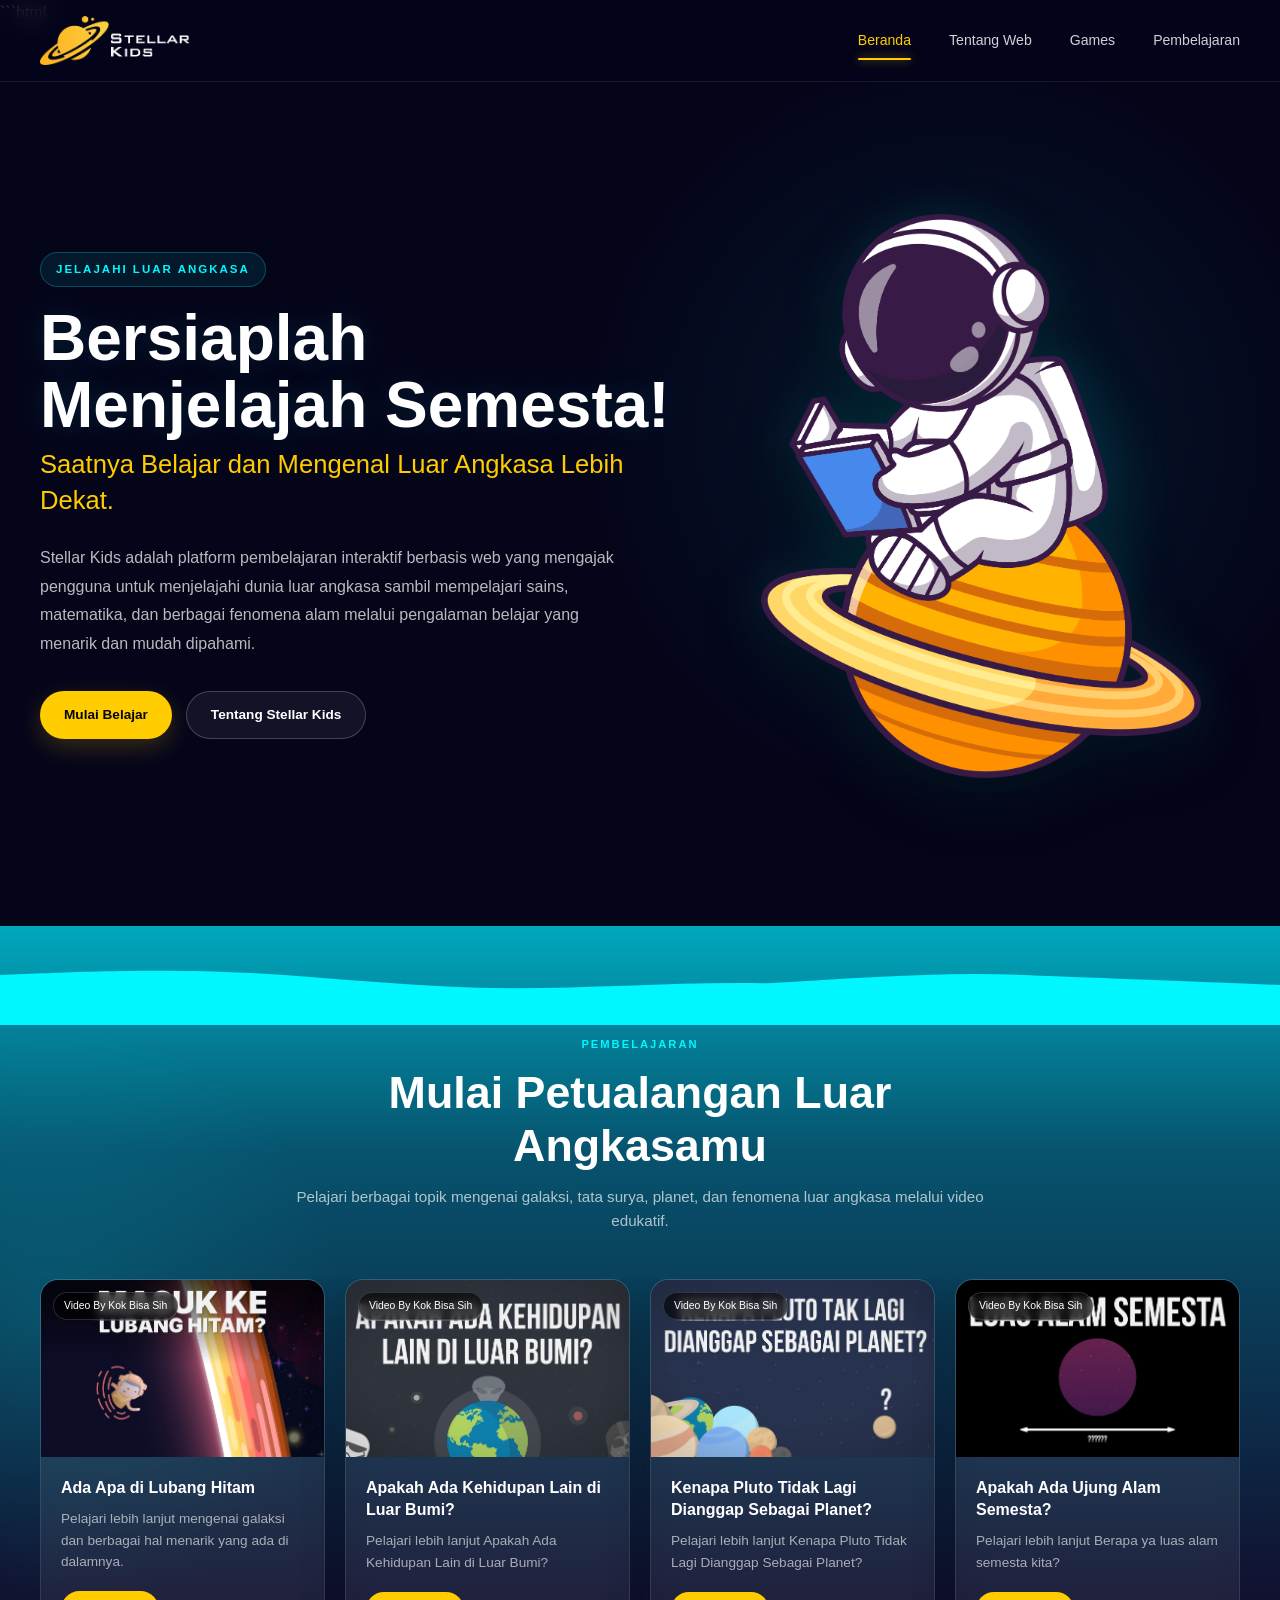
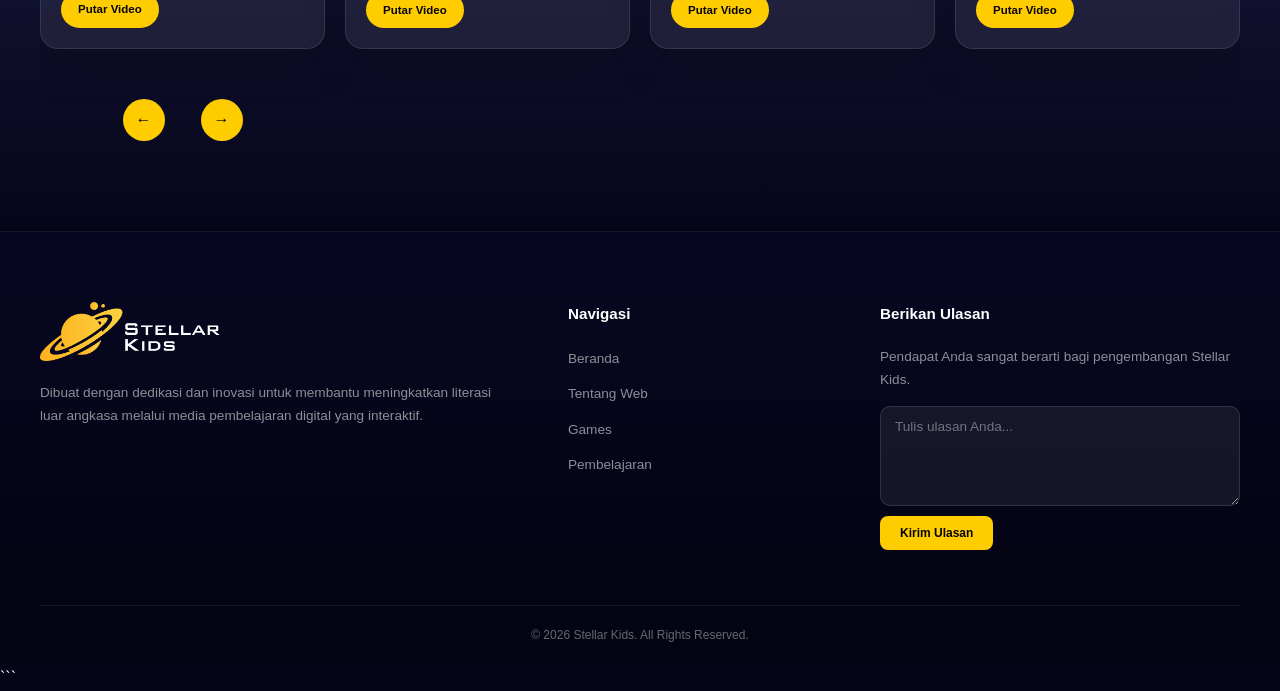
<file: index.html>
```html
<!DOCTYPE html>
<html lang="id">
<head>
  <meta charset="UTF-8">
  <meta name="viewport" content="width=device-width, initial-scale=1.0">

  <title>Stellar Kids | Belajar Luar Angkasa</title>

  <meta
    name="description"
    content="Stellar Kids adalah platform pembelajaran interaktif untuk mengenal luar angkasa melalui video, materi, dan permainan edukatif."
  >
  <link rel="stylesheet" href="index.css">
</head>

<body>


  </div>


  <!-- =========================
       HEADER
  ========================== -->
  <header class="main-header">

    <div class="header-container">

      <!-- Logo -->
      <a href="index.html" class="logo">
        <img
          src="Png/Logo@4x.png"
          alt="Logo Stellar Kids"
          class="logo-image"
        >
      </a>

      <!-- Navigation -->
      <nav class="main-nav" aria-label="Navigasi utama">

        <ul class="nav-links">
          <li>
            <a href="index.html" class="active">Beranda</a>
          </li>

          <li>
            <a href="tentangweb.html">Tentang Web</a>
          </li>

          <li>
            <a href="page_game.html">Games</a>
          </li>

          <li>
            <a href="#pembelajaran">Pembelajaran</a>
          </li>
        </ul>

        <!-- Mobile Menu Button -->
        <button
          class="burger"
          type="button"
          aria-label="Buka menu navigasi"
          aria-expanded="false"
        >
          <span></span>
          <span></span>
          <span></span>
        </button>

      </nav>

    </div>

  </header>


  <!-- =========================
       MAIN CONTENT
  ========================== -->
  <main>


    <!-- =========================
         HERO SECTION
    ========================== -->
    <section class="hero">

      <div class="hero-container">

        <!-- Hero Text -->
        <div class="hero-content">

          <span class="hero-label">
            Jelajahi Luar Angkasa
          </span>

          <h1>
            Bersiaplah Menjelajah Semesta!
          </h1>

          <h2>
            Saatnya Belajar dan Mengenal Luar Angkasa Lebih Dekat.
          </h2>

          <p>
            Stellar Kids adalah platform pembelajaran interaktif berbasis web
            yang mengajak pengguna untuk menjelajahi dunia luar angkasa sambil
            mempelajari sains, matematika, dan berbagai fenomena alam melalui
            pengalaman belajar yang menarik dan mudah dipahami.
          </p>

          <div class="hero-buttons">

            <a
              href="#pembelajaran"
              class="btn btn-primary"
            >
              Mulai Belajar
            </a>

            <a
              href="tentangweb.html"
              class="btn btn-secondary"
            >
              Tentang Stellar Kids
            </a>

          </div>

        </div>


        <!-- Hero Illustration -->
        <div class="hero-illustration">

          <img
            src="Png/Char 3@4x.png"
            alt="Ilustrasi karakter Stellar Kids menjelajahi luar angkasa"
            class="astronaut-img"
          >

        </div>

      </div>

    </section>



    <!-- =========================
         LEARNING SECTION
    ========================== -->
    <section
      class="learning-highlights"
      id="pembelajaran"
    >

      <!-- Decorative Wave -->
      <div class="wave-container" aria-hidden="true">

        <svg
          class="wave"
          viewBox="0 0 1440 320"
          preserveAspectRatio="none"
        >
          <path
            d="
            M0,160
            L48,154.7
            C96,149,192,139,288,154.7
            C384,171,480,203,576,202.7
            C672,203,768,181,864,186.7
            C960,171,1056,149,1152,160
            C1248,171,1344,181,1392,186.7
            L1440,192
            L1440,320
            L0,320
            Z
            "
          ></path>
        </svg>

      </div>


      <div class="section-container">

        <!-- Section Header -->
        <div class="section-heading">

          <span class="section-label">
            Pembelajaran
          </span>

          <h2>
            Mulai Petualangan Luar Angkasamu
          </h2>

          <p>
            Pelajari berbagai topik mengenai galaksi, tata surya,
            planet, dan fenomena luar angkasa melalui video edukatif.
          </p>

        </div>


        <!-- Carousel -->
        <div class="carousel-wrapper">

          <div class="carousel-container">


            <!-- Item 1 -->
 <!-- Item 1 -->
<a
    href="https://www.youtube.com/watch?v=uMxQI5DuGGk"
    target="_blank"
    rel="noopener noreferrer"
    class="video-card-link"
>
    <article class="carousel-item">

        <div class="thumbnail-wrapper">

            <img
                src="Thumbnail/maxresdefault.jpg"
                alt="Thumbnail pembelajaran tentang galaksi"
                class="video-thumb"
                loading="lazy"
            >

            <span class="video-category">
                Video By Kok Bisa Sih
            </span>

        </div>

        <div class="card-content">

            <h3>Ada Apa di Lubang Hitam</h3>

            <p>
                Pelajari lebih lanjut mengenai galaksi dan berbagai hal menarik
                yang ada di dalamnya.
            </p>

            <span class="learn-more-btn">
                Putar Video
            </span>

        </div>

    </article>
</a>


            <!-- Item 2 -->
  <a
    href="https://www.youtube.com/watch?v=FjFsx6iQE3Y"
    target="_blank"
    rel="noopener noreferrer"
    class="video-card-link"
>
    <article class="carousel-item">

        <div class="thumbnail-wrapper">

            <img
                src="Thumbnail/maxresdefault 02.jpg"
                alt="Thumbnail pembelajaran tentang galaksi"
                class="video-thumb"
                loading="lazy"
            >

            <span class="video-category">
                Video By Kok Bisa Sih
            </span>

        </div>

        <div class="card-content">

            <h3>Apakah Ada Kehidupan Lain di Luar Bumi?</h3>

            <p>
                Pelajari lebih lanjut Apakah Ada Kehidupan Lain di Luar Bumi?
            </p>

            <span class="learn-more-btn">
                Putar Video
            </span>

        </div>

    </article>
</a>



            <!-- Item 3 -->
   <a
    href="https://www.youtube.com/watch?v=FMNRItiR6ZA"
    target="_blank"
    rel="noopener noreferrer"
    class="video-card-link"
>
    <article class="carousel-item">

        <div class="thumbnail-wrapper">

            <img
                src="Thumbnail/maxresdefault 03.jpg"
                alt="Thumbnail pembelajaran tentang galaksi"
                class="video-thumb"
                loading="lazy"
            >

            <span class="video-category">
                Video By Kok Bisa Sih
            </span>

        </div>

        <div class="card-content">

            <h3>
Kenapa Pluto Tidak Lagi Dianggap Sebagai Planet?</h3>

            <p>
                Pelajari lebih lanjut 
Kenapa Pluto Tidak Lagi Dianggap Sebagai Planet?
            </p>

            <span class="learn-more-btn">
                Putar Video
            </span>

        </div>

    </article>
</a>



            <!-- Item 4 -->
    <a
    href="https://www.youtube.com/watch?v=QK01ROEqJ1A"
    target="_blank"
    rel="noopener noreferrer"
    class="video-card-link"
>
    <article class="carousel-item">

        <div class="thumbnail-wrapper">

            <img
                src="Thumbnail/maxresdefault 04.jpg"
                alt="Thumbnail pembelajaran tentang galaksi"
                class="video-thumb"
                loading="lazy"
            >

            <span class="video-category">
                Video By Kok Bisa Sih
            </span>

        </div>

        <div class="card-content">

            <h3>
Apakah Ada Ujung Alam Semesta?</h3>

            <p>
                Pelajari lebih lanjut 
Berapa ya luas alam semesta kita?
            </p>

            <span class="learn-more-btn">
                Putar Video
            </span>

        </div>

    </article>
</a>


          <!-- Carousel Controls -->
          <div class="carousel-controls">

            <button
              class="carousel-arrow prev-arrow"
              type="button"
              aria-label="Pembelajaran sebelumnya"
            >
              &#8592;
            </button>

            <div class="carousel-dots"></div>

            <button
              class="carousel-arrow next-arrow"
              type="button"
              aria-label="Pembelajaran berikutnya"
            >
              &#8594;
            </button>

          </div>

        </div>

      </div>

    </section>


  </main>



  <!-- =========================
       FOOTER
  ========================== -->
  <footer class="main-footer">

    <div class="footer-container">

      <!-- Brand -->
      <div class="footer-column footer-brand">

        <img
          src="Png/Logo@4x.png"
          alt="Logo Stellar Kids"
          class="footer-logo"
        >

        <p>
          Dibuat dengan dedikasi dan inovasi untuk membantu
          meningkatkan literasi luar angkasa melalui media
          pembelajaran digital yang interaktif.
        </p>

      </div>


      <!-- Navigation -->
      <div class="footer-column">

        <h3>
          Navigasi
        </h3>

        <ul class="footer-links">

          <li>
            <a href="index.html">Beranda</a>
          </li>

          <li>
            <a href="tentangweb.html">Tentang Web</a>
          </li>

          <li>
            <a href="page_game.html">Games</a>
          </li>

          <li>
            <a href="#pembelajaran">Pembelajaran</a>
          </li>

        </ul>

      </div>


      <!-- Feedback -->
      <div class="footer-column feedback-column">

        <h3>
          Berikan Ulasan
        </h3>

        <p>
          Pendapat Anda sangat berarti bagi pengembangan Stellar Kids.
        </p>

        <form class="review-form" id="review-form">

  <textarea
    id="review-text"
    name="review"
    placeholder="Tulis ulasan Anda..."
    rows="4"
    required
  ></textarea>

  <button
    type="submit"
    class="submit-review-btn"
  >
    Kirim Ulasan
  </button>

</form>

      </div>

    </div>


    <!-- Footer Bottom -->
    <div class="footer-bottom">

      <p>
        &copy; 2026 Stellar Kids. All Rights Reserved.
      </p>

    </div>

  </footer>


  <script src="ulasan.js"></script>

</body>
</html>
```
</file>
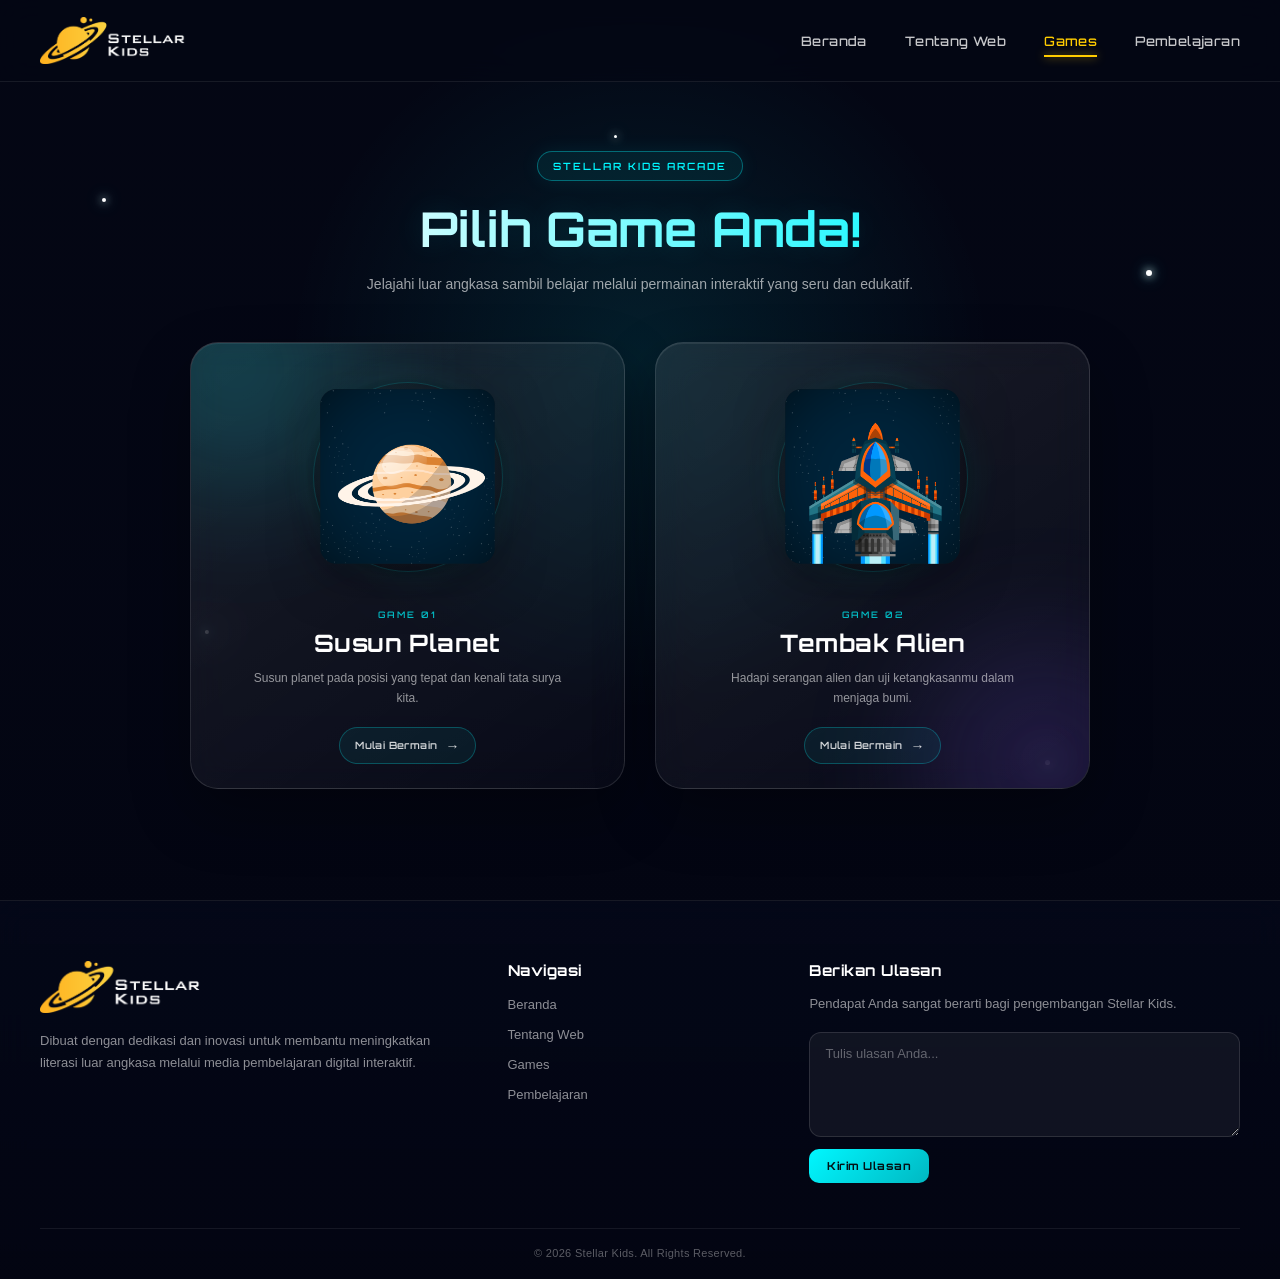
<file: page_game.html>
<!DOCTYPE html>
<html lang="id">

<head>

    <meta charset="UTF-8">

    <meta
        name="viewport"
        content="width=device-width, initial-scale=1.0"
    >

    <title>Stellar Kids | Games</title>

    <meta
        name="description"
        content="Mainkan permainan edukatif bertema luar angkasa bersama Stellar Kids."
    >

    <!-- Google Font -->
    <link
        href="https://fonts.googleapis.com/css2?family=Orbitron:wght@400;500;600;700&display=swap"
        rel="stylesheet"
    >

    <!-- CSS -->
    <link
        rel="stylesheet"
        href="page_game.css"
    >

</head>


<body>


    <!-- =====================================================
         BACKGROUND VIDEO
    ====================================================== -->

    <div
        class="background-video"
        aria-hidden="true"
    >

        <video
            autoplay
            muted
            loop
            playsinline
            poster="https://i.imgur.com/7sGwQYQ.png"
        >

            <source
                src="Video/Star scene - Free M.G Stock Footage.mp4"
                type="video/mp4"
            >

            Browser Anda tidak mendukung video.

        </video>

        <div class="background-overlay"></div>

    </div>



    <!-- =====================================================
         HEADER
    ====================================================== -->

    <header class="main-header">

        <div class="header-container">


            <!-- Logo -->

            <a
                href="index.html"
                class="logo"
            >

                <img
                    src="Png/Logo@4x.png"
                    alt="Logo Stellar Kids"
                    class="logo-image"
                >

            </a>



            <!-- Navigation -->

            <nav
                class="main-nav"
                aria-label="Navigasi utama"
            >

                <ul class="nav-links">

                    <li>
                        <a href="index.html">
                            Beranda
                        </a>
                    </li>

                    <li>
                        <a href="tentangweb.html">
                            Tentang Web
                        </a>
                    </li>

                    <li>
                        <a
                            href="page_game.html"
                            class="active"
                        >
                            Games
                        </a>
                    </li>

                    <li>
                        <a href="index.html#pembelajaran">
                            Pembelajaran
                        </a>
                    </li>

                </ul>



                <!-- Mobile Menu -->

                <button
                    class="burger"
                    type="button"
                    aria-label="Buka menu navigasi"
                    aria-expanded="false"
                >

                    <span></span>
                    <span></span>
                    <span></span>

                </button>

            </nav>

        </div>

    </header>



    <!-- =====================================================
         MAIN GAME SECTION
    ====================================================== -->

    <main class="game-selection">


        <!-- Decorative stars -->

        <div
            class="game-stars"
            aria-hidden="true"
        >

            <span class="star star-1"></span>
            <span class="star star-2"></span>
            <span class="star star-3"></span>
            <span class="star star-4"></span>
            <span class="star star-5"></span>

        </div>



        <!-- Heading -->

        <div class="game-heading">

            <span class="section-label">
                Stellar Kids Arcade
            </span>

            <h1>
                Pilih Game Anda!
            </h1>

            <p>
                Jelajahi luar angkasa sambil belajar melalui
                permainan interaktif yang seru dan edukatif.
            </p>

        </div>



        <!-- =================================================
             GAME CARDS
        ================================================== -->

        <div class="game-icons">


            <!-- =================================================
                 GAME 1 — SUSUN PLANET
            ================================================== -->

            <a
                href="susun_planet.html"
                class="game-card planet-game"
            >

                <div class="game-icon">


                    <!-- Image -->

                    <div class="game-image-wrapper">

                        <img
                            src="Png/Planet Game@4x.png"
                            alt="Ilustrasi permainan Susun Planet"
                        >

                    </div>



                    <!-- Content -->

                    <div class="game-content">

                        <span class="game-number">
                            GAME 01
                        </span>

                        <h2>
                            Susun Planet
                        </h2>

                        <p>
                            Susun planet pada posisi yang tepat
                            dan kenali tata surya kita.
                        </p>

                        <span class="play-button">
                            Mulai Bermain
                            <span class="arrow">→</span>
                        </span>

                    </div>

                </div>

            </a>



            <!-- =================================================
                 GAME 2 — TEMBAK ALIEN
            ================================================== -->

            <a
                href="tembakalien.html"
                class="game-card alien-game"
            >

                <div class="game-icon">


                    <!-- Image -->

                    <div class="game-image-wrapper">

                        <img
                            src="Png/Plane Game@4x.png"
                            alt="Ilustrasi permainan Tembak Alien"
                        >

                    </div>



                    <!-- Content -->

                    <div class="game-content">

                        <span class="game-number">
                            GAME 02
                        </span>

                        <h2>
                            Tembak Alien
                        </h2>

                        <p>
                            Hadapi serangan alien dan uji
                            ketangkasanmu dalam menjaga bumi.
                        </p>

                        <span class="play-button">
                            Mulai Bermain
                            <span class="arrow">→</span>
                        </span>

                    </div>

                </div>

            </a>


        </div>


    </main>



    <!-- =====================================================
         FOOTER
    ====================================================== -->

    <footer class="main-footer">


        <div class="footer-container">


            <!-- Brand -->

            <div class="footer-column footer-brand">

                <img
                    src="Png/Logo@4x.png"
                    alt="Logo Stellar Kids"
                    class="footer-logo"
                >

                <p>
                    Dibuat dengan dedikasi dan inovasi untuk
                    membantu meningkatkan literasi luar angkasa
                    melalui media pembelajaran digital interaktif.
                </p>

            </div>



            <!-- Navigation -->

            <div class="footer-column">

                <h3>
                    Navigasi
                </h3>

                <ul class="footer-links">

                    <li>
                        <a href="index.html">
                            Beranda
                        </a>
                    </li>

                    <li>
                        <a href="tentangweb.html">
                            Tentang Web
                        </a>
                    </li>

                    <li>
                        <a href="page_game.html">
                            Games
                        </a>
                    </li>

                    <li>
                        <a href="index.html#pembelajaran">
                            Pembelajaran
                        </a>
                    </li>

                </ul>

            </div>



            <!-- Review -->

            <div class="footer-column feedback-column">

                <h3>
                    Berikan Ulasan
                </h3>

                <p>
                    Pendapat Anda sangat berarti bagi
                    pengembangan Stellar Kids.
                </p>


        <form class="review-form" id="review-form">

  <textarea
    id="review-text"
    name="review"
    placeholder="Tulis ulasan Anda..."
    rows="4"
    required
  ></textarea>

  <button
    type="submit"
    class="submit-review-btn"
  >
    Kirim Ulasan
  </button>

                </form>

            </div>


        </div>



        <!-- Footer Bottom -->

        <div class="footer-bottom">

            <p>
                &copy; 2026 Stellar Kids. All Rights Reserved.
            </p>

        </div>


    </footer>



    <!-- JavaScript -->

    <script src="ulasan.js"></script>

</body>

</html>
</file>
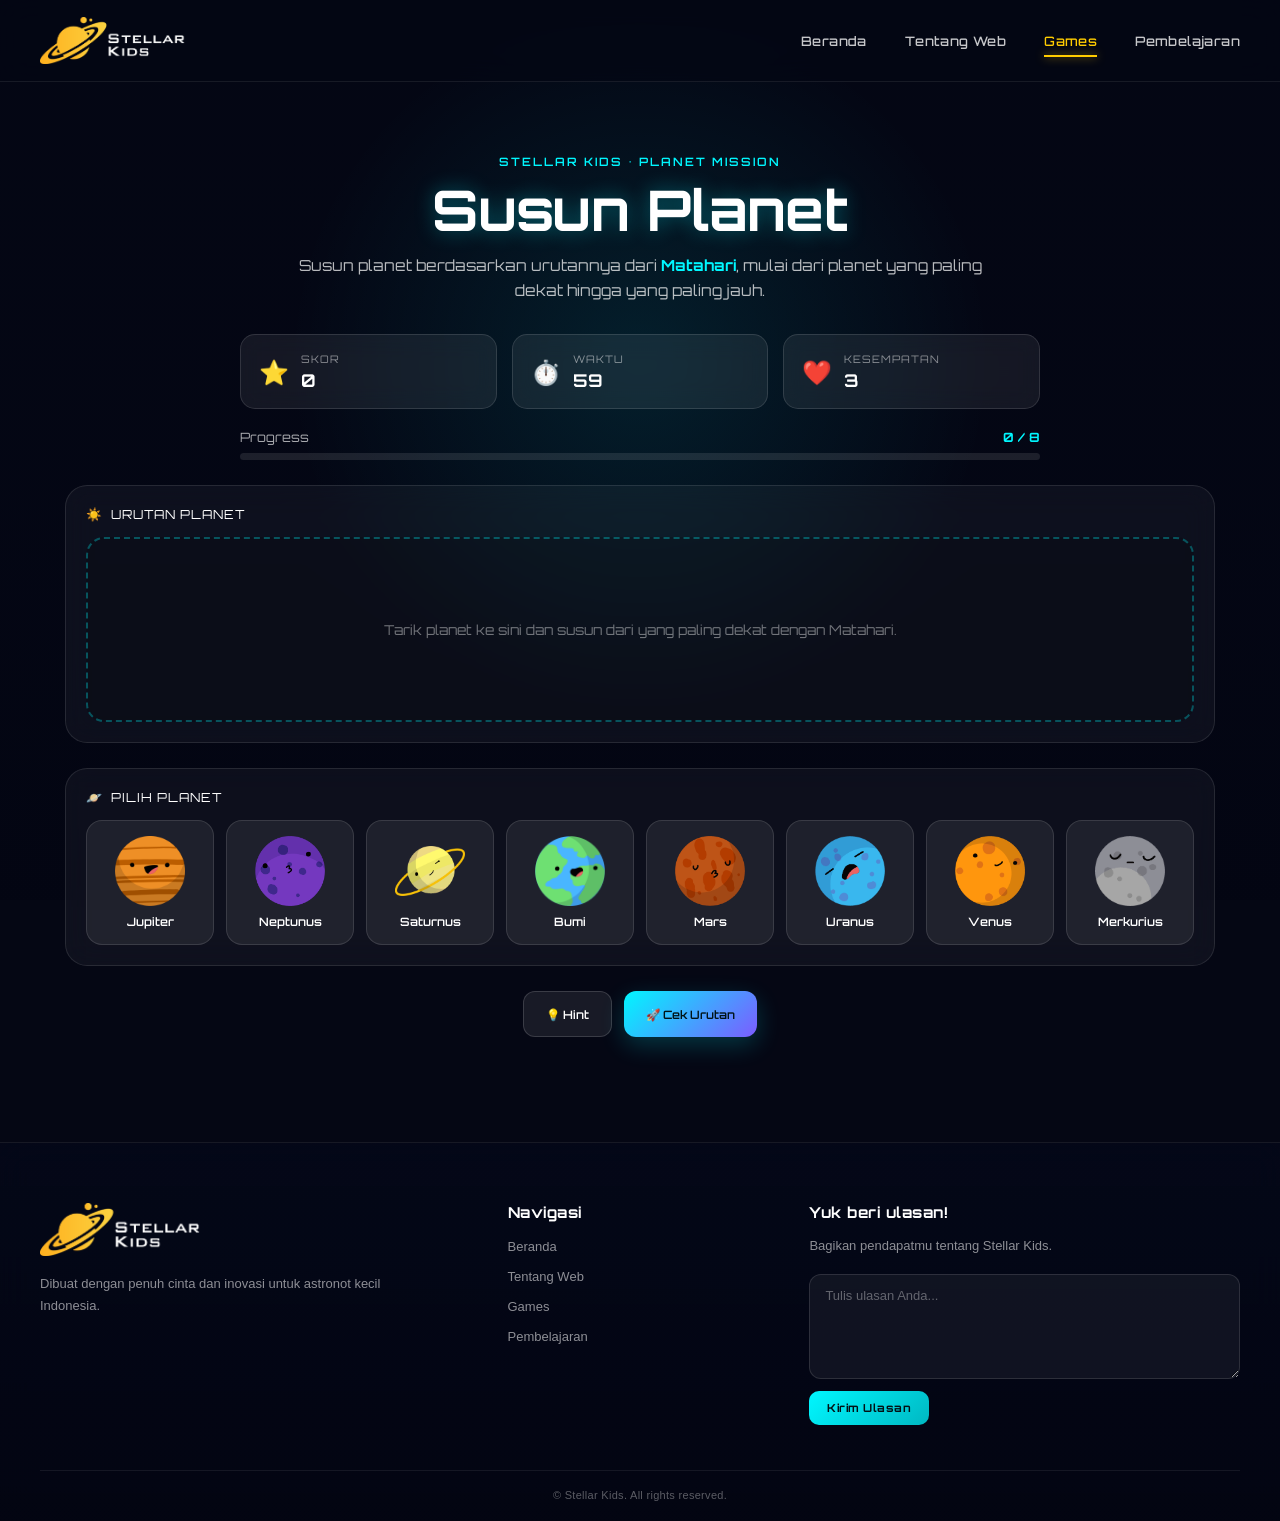
<file: susun_planet.html>
<!DOCTYPE html>
<html lang="id">

<head>

  <meta charset="UTF-8">

  <meta
    name="viewport"
    content="width=device-width, initial-scale=1.0"
  >

  <title>Stellar Kids | Susun Planet</title>

  <meta
    name="description"
    content="Game edukasi Stellar Kids untuk menyusun planet berdasarkan jaraknya dari Matahari."
  >

  <!-- FONT -->
  <link
    href="https://fonts.googleapis.com/css2?family=Orbitron:wght@400;500;600;700&display=swap"
    rel="stylesheet"
  >

  <!-- CSS UTAMA -->
  <link
    rel="stylesheet"
    href="page_game.css"
  >

  <!-- CSS KHUSUS GAME -->
  <link
    rel="stylesheet"
    href="susunplanet.css"
  >

</head>


<body>

<div class="wrapper">


  <!-- =========================================
       BACKGROUND VIDEO
  ========================================== -->

  <div
    class="background-video"
    aria-hidden="true"
  >

    <video
      autoplay
      muted
      loop
      playsinline
      poster="https://i.imgur.com/7sGwQYQ.png"
    >

      <source
        src="Video/Star scene - Free M.G Stock Footage.mp4"
        type="video/mp4"
      >

    </video>

    <div class="background-overlay"></div>

  </div>



  <!-- =========================================
       HEADER
  ========================================== -->

  <header class="main-header">

    <div class="header-container">


      <!-- LOGO -->

      <a
        href="index.html"
        class="logo"
      >

        <img
          src="Png/Logo@4x.png"
          alt="Logo Stellar Kids"
          class="logo-image"
        >

      </a>



      <!-- NAVIGATION -->

      <nav
        class="main-nav"
        aria-label="Navigasi utama"
      >

        <ul class="nav-links">

          <li>
            <a href="index.html">
              Beranda
            </a>
          </li>

          <li>
            <a href="tentangweb.html">
              Tentang Web
            </a>
          </li>

          <li>
            <a
              href="page_game.html"
              class="active"
            >
              Games
            </a>
          </li>

          <li>
            <a href="index.html#pembelajaran">
              Pembelajaran
            </a>
          </li>

        </ul>


        <!-- MOBILE BURGER -->

        <button
          class="burger"
          type="button"
          aria-label="Buka menu navigasi"
          aria-expanded="false"
        >

          <span></span>
          <span></span>
          <span></span>

        </button>

      </nav>

    </div>

  </header>



  <!-- =========================================
       GAME
  ========================================== -->

  <main>

    <section class="game-section">

      <div class="game-container">


        <!-- GAME TITLE -->

        <div class="game-header">

          <span class="game-label">
            STELLAR KIDS • PLANET MISSION
          </span>

          <h1>
            Susun Planet
          </h1>

          <p>
            Susun planet berdasarkan urutannya dari
            <strong>Matahari</strong>, mulai dari planet
            yang paling dekat hingga yang paling jauh.
          </p>

        </div>



        <!-- =====================================
             GAME STATS
        ====================================== -->

        <div class="game-stats">


          <!-- SCORE -->

          <div class="stat-box">

            <span class="stat-icon">
              ⭐
            </span>

            <div>

              <small>
                SKOR
              </small>

              <strong id="score">
                0
              </strong>

            </div>

          </div>


          <!-- TIMER -->

          <div class="stat-box">

            <span class="stat-icon">
              ⏱️
            </span>

            <div>

              <small>
                WAKTU
              </small>

              <strong id="timer">
                60
              </strong>

            </div>

          </div>


          <!-- ATTEMPTS -->

          <div class="stat-box">

            <span class="stat-icon">
              ❤️
            </span>

            <div>

              <small>
                KESEMPATAN
              </small>

              <strong id="attempts">
                3
              </strong>

            </div>

          </div>

        </div>



        <!-- =====================================
             PROGRESS
        ====================================== -->

        <div class="game-progress">

          <div class="progress-info">

            <span>
              Progress
            </span>

            <strong id="progressText">
              0 / 8
            </strong>

          </div>


          <div class="progress-bar">

            <div
              id="progressFill"
              class="progress-fill"
            ></div>

          </div>

        </div>



        <!-- =====================================
             DROP ZONE
        ====================================== -->

        <div class="drop-area-wrapper">


          <div class="drop-title">

            <span>
              ☀️
            </span>

            <span>
              URUTAN PLANET
            </span>

          </div>


          <div
            id="drop-zone"
            class="drop-zone"
          >

            <div
              id="placeholder"
              class="placeholder"
            >

              Tarik planet ke sini dan susun
              dari yang paling dekat dengan Matahari.

            </div>

          </div>

        </div>



        <!-- =====================================
             PLANET BANK
        ====================================== -->

        <div class="planet-bank-wrapper">


          <div class="planet-bank-title">

            <span>
              🪐
            </span>

            <span>
              PILIH PLANET
            </span>

          </div>


          <div
            id="planet-container"
            class="planet-drag-container"
          >


            <!-- MERKURIUS -->

            <div
              class="planet-card"
              draggable="true"
              data-planet="mercury"
            >

              <img
                src="Png/Merkurius@4x.png"
                alt="Merkurius"
                draggable="false"
              >

              <p>
                Merkurius
              </p>

            </div>



            <!-- VENUS -->

            <div
              class="planet-card"
              draggable="true"
              data-planet="venus"
            >

              <img
                src="Png/Venus@4x.png"
                alt="Venus"
                draggable="false"
              >

              <p>
                Venus
              </p>

            </div>



            <!-- BUMI -->

            <div
              class="planet-card"
              draggable="true"
              data-planet="earth"
            >

              <img
                src="Png/Bumi@4x.png"
                alt="Bumi"
                draggable="false"
              >

              <p>
                Bumi
              </p>

            </div>



            <!-- MARS -->

            <div
              class="planet-card"
              draggable="true"
              data-planet="mars"
            >

              <img
                src="Png/Mars@4x.png"
                alt="Mars"
                draggable="false"
              >

              <p>
                Mars
              </p>

            </div>



            <!-- JUPITER -->

            <div
              class="planet-card"
              draggable="true"
              data-planet="jupiter"
            >

              <img
                src="Png/Jupiter@4x.png"
                alt="Jupiter"
                draggable="false"
              >

              <p>
                Jupiter
              </p>

            </div>



            <!-- SATURNUS -->

            <div
              class="planet-card"
              draggable="true"
              data-planet="saturn"
            >

              <img
                src="Png/Saturnus@4x.png"
                alt="Saturnus"
                draggable="false"
              >

              <p>
                Saturnus
              </p>

            </div>



            <!-- URANUS -->

            <div
              class="planet-card"
              draggable="true"
              data-planet="uranus"
            >

              <img
                src="Png/Uranus@4x.png"
                alt="Uranus"
                draggable="false"
              >

              <p>
                Uranus
              </p>

            </div>



            <!-- NEPTUNUS -->

            <div
              class="planet-card"
              draggable="true"
              data-planet="neptune"
            >

              <img
                src="Png/Neptunus@4x.png"
                alt="Neptunus"
                draggable="false"
              >

              <p>
                Neptunus
              </p>

            </div>

          </div>

        </div>



        <!-- =====================================
             ACTION BUTTON
        ====================================== -->

        <div class="game-actions">


          <button
            id="hintBtn"
            class="hint-btn"
            type="button"
          >

            💡 Hint

          </button>


          <button
            id="checkBtn"
            class="check-order-btn"
            type="button"
          >

            🚀 Cek Urutan

          </button>

        </div>



        <!-- =====================================
             NOTIFICATION
        ====================================== -->

        <div
          id="notification"
          class="notification"
          role="status"
          aria-live="polite"
        ></div>



        <!-- =====================================
             HINT
        ====================================== -->

        <div
          id="hintBox"
          class="hint-box"
          hidden
        ></div>

      </div>

    </section>

  </main>



  <!-- =========================================
       RESULT MODAL
  ========================================== -->

  <div
    id="resultModal"
    class="result-modal"
    aria-hidden="true"
  >

    <div class="result-card">


      <div
        id="resultIcon"
        class="result-icon"
      >
        🎉
      </div>


      <span class="game-label">
        MISSION COMPLETE
      </span>


      <h2 id="resultTitle">
        Misi Berhasil!
      </h2>


      <p id="resultMessage">
        Kamu berhasil menyusun seluruh planet!
      </p>



      <!-- RESULT STATS -->

      <div class="result-stats">


        <div>

          <small>
            SKOR
          </small>

          <strong id="finalScore">
            0
          </strong>

        </div>


        <div>

          <small>
            WAKTU
          </small>

          <strong id="finalTime">
            0 detik
          </strong>

        </div>


        <div>

          <small>
            KESALAHAN
          </small>

          <strong id="finalMistakes">
            0
          </strong>

        </div>

      </div>



      <!-- FACT -->

      <div class="planet-fact">

        <span>
          🌍
        </span>

        <div>

          <strong>
            Tahukah kamu?
          </strong>

          <p id="factText">
            Bumi adalah planet ketiga dari Matahari.
          </p>

        </div>

      </div>



      <!-- RESULT BUTTON -->

      <div class="result-actions">


        <button
          id="restartBtn"
          class="check-order-btn"
          type="button"
        >

          🔄 Main Lagi

        </button>


        <a
          href="page_game.html"
          class="back-game-btn"
        >

          ← Pilih Game

        </a>

      </div>

    </div>

  </div>



  <!-- =========================================
       FOOTER
  ========================================== -->

  <footer class="main-footer">

    <div class="footer-container">


      <div class="footer-column footer-brand">

        <img
          src="Png/Logo@4x.png"
          alt="Logo Stellar Kids"
          class="footer-logo"
        >

        <p>
          Dibuat dengan penuh cinta dan inovasi
          untuk astronot kecil Indonesia.
        </p>

      </div>



      <div class="footer-column">

        <h3>
          Navigasi
        </h3>

        <ul class="footer-links">

          <li>
            <a href="index.html">
              Beranda
            </a>
          </li>

          <li>
            <a href="tentangweb.html">
              Tentang Web
            </a>
          </li>

          <li>
            <a href="page_game.html">
              Games
            </a>
          </li>

          <li>
            <a href="index.html#pembelajaran">
              Pembelajaran
            </a>
          </li>

        </ul>

      </div>



      <div class="footer-column feedback-column">

        <h3>
          Yuk beri ulasan!
        </h3>

        <p>
          Bagikan pendapatmu tentang Stellar Kids.
        </p>


        <form class="review-form" id="review-form">

  <textarea
    id="review-text"
    name="review"
    placeholder="Tulis ulasan Anda..."
    rows="4"
    required
  ></textarea>

  <button
    type="submit"
    class="submit-review-btn"
  >
    Kirim Ulasan
  </button>

        </form>

      </div>

    </div>



    <div class="footer-bottom">

      <p>
        © Stellar Kids. All rights reserved.
      </p>

    </div>

  </footer>

</div>


<!-- =========================================
     JAVASCRIPT
========================================== -->

<script src="susunplanet.js"></script>

<script src="ulasan.js"></script>

</body>

</html>
</file>
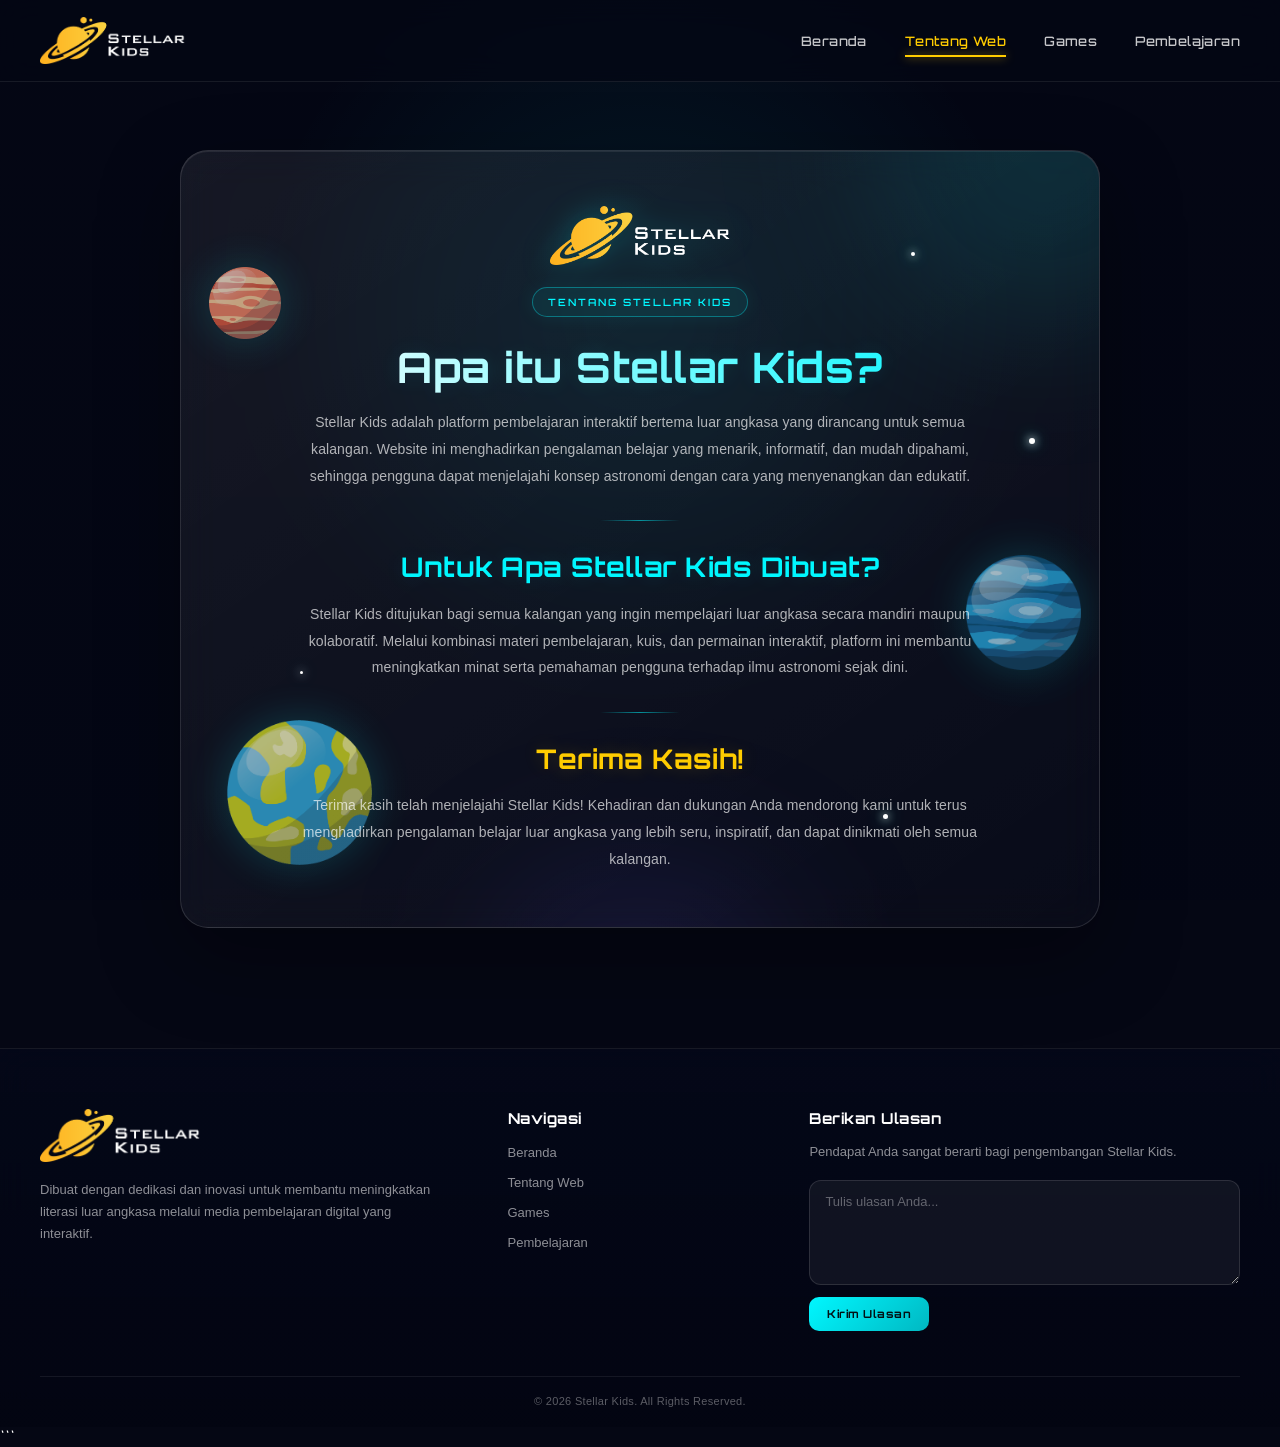
<file: tentangweb.html>
<!DOCTYPE html>
<html lang="id">

<head>
    <meta charset="UTF-8">
    <meta name="viewport" content="width=device-width, initial-scale=1.0">

    <title>Stellar Kids | Tentang Web</title>

    <meta
        name="description"
        content="Mengenal Stellar Kids, platform pembelajaran interaktif bertema luar angkasa."
    >

    <!-- Google Font -->
    <link
        href="https://fonts.googleapis.com/css2?family=Orbitron:wght@400;500;600;700&display=swap"
        rel="stylesheet"
    >

    <!-- CSS -->
    <link rel="stylesheet" href="tentangweb.css">
</head>


<body>


    <!-- =====================================================
         BACKGROUND VIDEO
    ====================================================== -->

    <div
        class="background-video2"
        aria-hidden="true"
    >

        <video
            autoplay
            muted
            loop
            playsinline
            poster="https://i.imgur.com/7sGwQYQ.png"
        >

            <source
                src="Video/Star scene - Free M.G Stock Footage.mp4"
                type="video/mp4"
            >

            Browser Anda tidak mendukung video.

        </video>

        <div class="background-overlay"></div>

    </div>



    <!-- =====================================================
         HEADER
    ====================================================== -->

    <header class="main-header">

        <div class="header-container">


            <!-- Logo -->

            <a
                href="index.html"
                class="logo"
            >

                <img
                    src="Png/Logo@4x.png"
                    alt="Logo Stellar Kids"
                    class="logo-image"
                >

            </a>



            <!-- Navigation -->

            <nav
                class="main-nav"
                aria-label="Navigasi utama"
            >

                <ul class="nav-links">

                    <li>
                        <a href="index.html">
                            Beranda
                        </a>
                    </li>

                    <li>
                        <a
                            href="tentangweb.html"
                            class="active"
                        >
                            Tentang Web
                        </a>
                    </li>

                    <li>
                        <a href="page_game.html">
                            Games
                        </a>
                    </li>

                    <li>
                        <a href="#pembelajaran">
                            Pembelajaran
                        </a>
                    </li>

                </ul>



                <!-- Mobile Menu -->

                <button
                    class="burger"
                    type="button"
                    aria-label="Buka menu navigasi"
                    aria-expanded="false"
                >

                    <span></span>
                    <span></span>
                    <span></span>

                </button>

            </nav>

        </div>

    </header>



    <!-- =====================================================
         MAIN CONTENT
    ====================================================== -->

    <main>


        <!-- =================================================
             ABOUT HERO
        ================================================== -->

        <section class="about-section">


            <div class="about-container">


                <!-- =================================================
                     CONTENT
                ================================================== -->

                <div class="about-content">


                    <!-- Logo -->

                    <div class="logo-wrapper">

                        <img
                            src="Png/Logo@4x.png"
                            alt="Logo Stellar Kids"
                            class="about-logo"
                        >

                    </div>



                    <!-- Label -->

                    <span class="section-label">
                        Tentang Stellar Kids
                    </span>



                    <!-- =================================================
                         ABOUT
                    ================================================== -->

                    <div class="about-block">

                        <h1>
                            Apa itu Stellar Kids?
                        </h1>

                        <p>
                            Stellar Kids adalah platform pembelajaran
                            interaktif bertema luar angkasa yang dirancang
                            untuk semua kalangan. Website ini menghadirkan
                            pengalaman belajar yang menarik, informatif,
                            dan mudah dipahami, sehingga pengguna dapat
                            menjelajahi konsep astronomi dengan cara yang
                            menyenangkan dan edukatif.
                        </p>

                    </div>



                    <!-- =================================================
                         PURPOSE
                    ================================================== -->

                    <div class="about-block">

                        <h2>
                            Untuk Apa Stellar Kids Dibuat?
                        </h2>

                        <p>
                            Stellar Kids ditujukan bagi semua kalangan
                            yang ingin mempelajari luar angkasa secara
                            mandiri maupun kolaboratif. Melalui kombinasi
                            materi pembelajaran, kuis, dan permainan
                            interaktif, platform ini membantu meningkatkan
                            minat serta pemahaman pengguna terhadap ilmu
                            astronomi sejak dini.
                        </p>

                    </div>



                    <!-- =================================================
                         CLOSING
                    ================================================== -->

                    <div class="about-block thank-you">

                        <h2>
                            Terima Kasih!
                        </h2>

                        <p>
                            Terima kasih telah menjelajahi Stellar Kids!
                            Kehadiran dan dukungan Anda mendorong kami
                            untuk terus menghadirkan pengalaman belajar
                            luar angkasa yang lebih seru, inspiratif,
                            dan dapat dinikmati oleh semua kalangan.
                        </p>

                    </div>


                </div>



                <!-- =================================================
                     SPACE ORNAMENTS
                ================================================== -->

                <div
                    class="space-ornaments"
                    aria-hidden="true"
                >


                    <!-- Small Planet -->

                    <div class="planet small-planet">

                        <img
                            src="Png/Planet 1@4x.png"
                            alt=""
                        >

                    </div>



                    <!-- Medium Planet -->

                    <div class="planet medium-planet">

                        <img
                            src="Png/Planet 2@4x.png"
                            alt=""
                        >

                    </div>



                    <!-- Large Planet -->

                    <div class="planet large-planet">

                        <img
                            src="Png/Planet 3@4x.png"
                            alt=""
                        >

                    </div>



                    <!-- Stars -->

                    <span class="star star1"></span>
                    <span class="star star2"></span>
                    <span class="star star3"></span>
                    <span class="star star4"></span>


                </div>


            </div>


        </section>


    </main>



    <!-- =====================================================
         FOOTER
    ====================================================== -->

    <footer class="main-footer">


        <div class="footer-container">


            <!-- Brand -->

            <div class="footer-column footer-brand">

                <img
                    src="Png/Logo@4x.png"
                    alt="Logo Stellar Kids"
                    class="footer-logo"
                >

                <p>
                    Dibuat dengan dedikasi dan inovasi untuk membantu
                    meningkatkan literasi luar angkasa melalui media
                    pembelajaran digital yang interaktif.
                </p>

            </div>



            <!-- Navigation -->

            <div class="footer-column">

                <h3>
                    Navigasi
                </h3>

                <ul class="footer-links">

                    <li>
                        <a href="index.html">
                            Beranda
                        </a>
                    </li>

                    <li>
                        <a href="tentangweb.html">
                            Tentang Web
                        </a>
                    </li>

                    <li>
                        <a href="page_game.html">
                            Games
                        </a>
                    </li>

                    <li>
                        <a href="#pembelajaran">
                            Pembelajaran
                        </a>
                    </li>

                </ul>

            </div>



            <!-- Review -->

            <div class="footer-column feedback-column">

                <h3>
                    Berikan Ulasan
                </h3>

                <p>
                    Pendapat Anda sangat berarti bagi pengembangan
                    Stellar Kids.
                </p>


        <form class="review-form" id="review-form">

  <textarea
    id="review-text"
    name="review"
    placeholder="Tulis ulasan Anda..."
    rows="4"
    required
  ></textarea>

  <button
    type="submit"
    class="submit-review-btn"
  >
    Kirim Ulasan
  </button>

                </form>

            </div>


        </div>



        <!-- Footer Bottom -->

        <div class="footer-bottom">

            <p>
                &copy; 2026 Stellar Kids. All Rights Reserved.
            </p>

        </div>


    </footer>



    <!-- JavaScript -->

    <script src="ulasan.js"></script>

</body>

</html>
```
</file>
<file: index.css>
* {
    margin: 0;
    padding: 0;
    box-sizing: border-box;
}

html {
    scroll-behavior: smooth;
}

body {
    font-family: 'Orbitron', 'Segoe UI', sans-serif;
    color: #ffffff;
    background: #05051a;
    overflow-x: hidden;
    line-height: 1.6;
}

a {
    color: inherit;
    text-decoration: none;
}

button,
input,
textarea {
    font-family: inherit;
}

button {
    border: none;
}

img {
    display: block;
    max-width: 100%;
}


/* =========================================================
   2. BACKGROUND VIDEO
========================================================= */

.background-video {
    position: fixed;
    inset: 0;
    width: 100%;
    height: 100%;
    z-index: -10;
    overflow: hidden;
    background: #02020f;
}

.background-video video {
    width: 100%;
    height: 100%;
    object-fit: cover;
}

/* Lapisan gelap agar teks tetap terbaca */
.background-overlay {
    position: absolute;
    inset: 0;

    background:
        linear-gradient(
            180deg,
            rgba(2, 5, 25, 0.65) 0%,
            rgba(4, 5, 30, 0.45) 40%,
            rgba(4, 5, 25, 0.85) 100%
        );
}


/* =========================================================
   3. HEADER
========================================================= */

.main-header {
    position: fixed;
    top: 0;
    left: 0;

    width: 100%;
    height: 82px;

    z-index: 1000;

    background: rgba(3, 5, 25, 0.72);
    backdrop-filter: blur(12px);
    -webkit-backdrop-filter: blur(12px);

    border-bottom: 1px solid rgba(255, 255, 255, 0.08);
}

.header-container {
    width: min(1200px, calc(100% - 60px));
    height: 100%;

    margin: 0 auto;

    display: flex;
    align-items: center;
    justify-content: space-between;
}


/* Logo */

.logo {
    display: flex;
    align-items: center;
}

.logo-image {
    width: 150px;
    height: auto;
    object-fit: contain;
}


/* Navigation */

.main-nav {
    display: flex;
    align-items: center;
}

.nav-links {
    list-style: none;

    display: flex;
    align-items: center;

    gap: 38px;
}

.nav-links li {
    position: relative;
}

.nav-links li a {
    display: inline-block;

    padding: 8px 0;

    color: rgba(255, 255, 255, 0.82);

    font-size: 0.88rem;
    font-weight: 500;

    transition:
        color 0.3s ease,
        transform 0.3s ease;
}

.nav-links li a:hover {
    color: #ffffff;
    transform: translateY(-2px);
}

.nav-links li a.active {
    color: #ffcc00;
}

.nav-links li a.active::after {
    content: "";

    position: absolute;
    left: 0;
    bottom: 0;

    width: 100%;
    height: 2px;

    background: #ffcc00;
    border-radius: 10px;

    box-shadow: 0 0 10px rgba(255, 204, 0, 0.6);
}


/* Burger */

.burger {
    display: none;

    width: 42px;
    height: 42px;

    padding: 8px;

    background: transparent;
    cursor: pointer;
}

.burger span {
    display: block;

    width: 25px;
    height: 2px;

    margin: 5px auto;

    background: #ffffff;
    border-radius: 10px;

    transition: 0.3s ease;
}


/* =========================================================
   4. HERO SECTION
========================================================= */

.hero {
    position: relative;

    min-height: 100vh;

    display: flex;
    align-items: center;

    padding: 120px 0 80px;

    background:
        radial-gradient(
            circle at 75% 45%,
            rgba(0, 247, 255, 0.08),
            transparent 35%
        );
}

.hero-container {
    width: min(1200px, calc(100% - 60px));

    margin: 0 auto;

    display: grid;
    grid-template-columns: 1.1fr 0.9fr;

    align-items: center;

    gap: 50px;
}


/* Hero Content */

.hero-content {
    max-width: 650px;
}

.hero-label {
    display: inline-block;

    margin-bottom: 18px;
    padding: 7px 15px;

    color: #00f7ff;

    font-size: 0.72rem;
    font-weight: 600;

    letter-spacing: 2px;
    text-transform: uppercase;

    background: rgba(0, 247, 255, 0.08);

    border: 1px solid rgba(0, 247, 255, 0.25);
    border-radius: 30px;
}

.hero-content h1 {
    margin-bottom: 8px;

    color: #ffffff;

    font-size: clamp(2.6rem, 5vw, 4.8rem);
    line-height: 1.05;

    font-weight: 700;

    text-shadow:
        0 0 30px rgba(0, 247, 255, 0.12);
}

.hero-content h2 {
    margin-bottom: 25px;

    color: #ffcc00;

    font-size: clamp(1.15rem, 2vw, 1.65rem);
    line-height: 1.4;

    font-weight: 500;
}

.hero-content p {
    max-width: 600px;

    margin-bottom: 32px;

    color: rgba(255, 255, 255, 0.72);

    font-family: 'Segoe UI', sans-serif;

    font-size: 1rem;
    line-height: 1.8;
}


/* Hero Buttons */

.hero-buttons {
    display: flex;
    align-items: center;

    gap: 14px;
    flex-wrap: wrap;
}

.btn {
    display: inline-flex;

    align-items: center;
    justify-content: center;

    min-height: 48px;

    padding: 0 24px;

    border-radius: 30px;

    font-size: 0.85rem;
    font-weight: 600;

    transition:
        transform 0.3s ease,
        box-shadow 0.3s ease,
        background 0.3s ease;
}

.btn:hover {
    transform: translateY(-3px);
}


/* Primary */

.btn-primary {
    color: #050505;

    background: #ffcc00;

    box-shadow:
        0 8px 25px rgba(255, 204, 0, 0.2);
}

.btn-primary:hover {
    background: #ffd633;

    box-shadow:
        0 12px 30px rgba(255, 204, 0, 0.35);
}


/* Secondary */

.btn-secondary {
    color: #ffffff;

    background: rgba(255, 255, 255, 0.06);

    border: 1px solid rgba(255, 255, 255, 0.2);
}

.btn-secondary:hover {
    background: rgba(255, 255, 255, 0.12);
}


/* Hero Illustration */

.hero-illustration {
    display: flex;

    justify-content: center;
    align-items: center;

    position: relative;
}

.hero-illustration::before {
    content: "";

    position: absolute;

    width: 400px;
    height: 400px;

    background:
        radial-gradient(
            circle,
            rgba(0, 247, 255, 0.18),
            transparent 68%
        );

    filter: blur(15px);

    z-index: -1;
}

.astronaut-img {
    width: min(440px, 100%);

    animation:
        astronautFloat 4s ease-in-out infinite;

    filter:
        drop-shadow(0 20px 30px rgba(0, 0, 0, 0.45))
        drop-shadow(0 0 20px rgba(0, 247, 255, 0.12));
}

@keyframes astronautFloat {

    0%,
    100% {
        transform: translateY(0);
    }

    50% {
        transform: translateY(-15px);
    }
}


/* =========================================================
   5. LEARNING SECTION
========================================================= */

.learning-highlights {
    position: relative;

    padding: 110px 0 90px;

    background:
        linear-gradient(
            180deg,
            #00a8bd 0%,
            #07536e 25%,
            #10102e 75%,
            #05051a 100%
        );

    overflow: hidden;
}


/* Decorative glow */

.learning-highlights::before {
    content: "";

    position: absolute;

    width: 600px;
    height: 600px;

    top: 10%;
    left: -250px;

    background:
        radial-gradient(
            circle,
            rgba(0, 247, 255, 0.12),
            transparent 70%
        );

    pointer-events: none;
}


/* Wave */

.wave-container {
    position: absolute;

    top: -1px;
    left: 0;

    width: 100%;
    height: 100px;

    overflow: hidden;

    z-index: 1;
}

.wave {
    position: absolute;

    top: 0;
    left: 0;

    width: 100%;
    height: 100%;
}

.wave path {
    fill: #00f7ff;
}


/* Section Container */

.section-container {
    position: relative;

    width: min(1200px, calc(100% - 60px));

    margin: 0 auto;

    z-index: 2;
}


/* Section Heading */

.section-heading {
    max-width: 700px;

    margin: 0 auto 45px;

    text-align: center;
}

.section-label {
    display: inline-block;

    margin-bottom: 12px;

    color: #00f7ff;

    font-size: 0.7rem;
    font-weight: 600;

    letter-spacing: 2px;
    text-transform: uppercase;
}

.section-heading h2 {
    margin-bottom: 12px;

    color: #ffffff;

    font-size: clamp(1.8rem, 4vw, 2.8rem);

    line-height: 1.2;
}

.section-heading p {
    color: rgba(255, 255, 255, 0.68);

    font-family: 'Segoe UI', sans-serif;

    font-size: 0.95rem;
}


/* =========================================================
   6. CAROUSEL
========================================================= */

.carousel-wrapper {
    position: relative;
}

.carousel-container {
    display: grid;

    grid-template-columns:
        repeat(4, minmax(0, 1fr));

    gap: 20px;

    overflow: hidden;
}


/* Card */

.carousel-item {
    min-width: 0;

    display: flex;
    flex-direction: column;

    overflow: hidden;

    background:
        rgba(255, 255, 255, 0.07);

    border:
        1px solid rgba(255, 255, 255, 0.1);

    border-radius: 18px;

    box-shadow:
        0 15px 40px rgba(0, 0, 0, 0.25);

    backdrop-filter: blur(10px);
    -webkit-backdrop-filter: blur(10px);

    transition:
        transform 0.3s ease,
        border-color 0.3s ease,
        box-shadow 0.3s ease;
}

.carousel-item:hover {
    transform: translateY(-8px);

    border-color:
        rgba(0, 247, 255, 0.35);

    box-shadow:
        0 20px 45px rgba(0, 0, 0, 0.35);
}


/* Thumbnail */

.thumbnail-wrapper {
    position: relative;

    width: 100%;

    overflow: hidden;

    aspect-ratio: 16 / 10;
}

.video-thumb {
    width: 100%;
    height: 100%;

    object-fit: cover;

    transition:
        transform 0.5s ease;
}

.carousel-item:hover .video-thumb {
    transform: scale(1.05);
}


/* Category */

.video-category {
    position: absolute;

    top: 12px;
    left: 12px;

    padding: 5px 10px;

    color: #ffffff;

    background: rgba(0, 0, 0, 0.6);

    border:
        1px solid rgba(255, 255, 255, 0.15);

    border-radius: 20px;

    font-size: 0.65rem;

    backdrop-filter: blur(5px);
}


/* Card Content */

.card-content {
    display: flex;
    flex-direction: column;

    flex: 1;

    padding: 20px;
}

.carousel-item h3 {
    margin-bottom: 9px;

    color: #ffffff;

    font-size: 1rem;
    line-height: 1.4;
}

.carousel-item p {
    flex: 1;

    margin-bottom: 18px;

    color: rgba(255, 255, 255, 0.62);

    font-family: 'Segoe UI', sans-serif;

    font-size: 0.85rem;
    line-height: 1.6;
}


/* Video Button */

.learn-more-btn {
    align-self: flex-start;

    padding: 9px 17px;

    color: #050505;

    background: #ffcc00;

    border-radius: 25px;

    font-size: 0.72rem;
    font-weight: 600;

    cursor: pointer;

    transition:
        transform 0.3s ease,
        background 0.3s ease;
}

.learn-more-btn:hover {
    transform: translateY(-2px);

    background: #ffd633;
}


/* =========================================================
   7. CAROUSEL CONTROLS
========================================================= */

.carousel-controls {
    display: flex;

    justify-content: center;
    align-items: center;

    gap: 18px;

    margin-top: 30px;
}

.carousel-arrow {
    width: 42px;
    height: 42px;

    display: flex;

    align-items: center;
    justify-content: center;

    color: #050505;

    background: #ffcc00;

    border-radius: 50%;

    font-size: 1rem;

    cursor: pointer;

    transition:
        transform 0.3s ease,
        background 0.3s ease;
}

.carousel-arrow:hover {
    transform: scale(1.08);

    background: #ffd633;
}

.carousel-dots {
    display: flex;

    align-items: center;

    gap: 7px;
}

.carousel-dots span {
    width: 7px;
    height: 7px;

    display: block;

    background: rgba(255, 255, 255, 0.35);

    border-radius: 50%;

    transition:
        width 0.3s ease,
        background 0.3s ease;
}

.carousel-dots span.active {
    width: 22px;

    background: #ffcc00;

    border-radius: 10px;
}


/* =========================================================
   8. FOOTER
========================================================= */

.main-footer {
    position: relative;

    padding: 70px 0 0;

    background:
        linear-gradient(
            180deg,
            #070722 0%,
            #030311 100%
        );

    border-top:
        1px solid rgba(255, 255, 255, 0.08);
}

.footer-container {
    width: min(1200px, calc(100% - 60px));

    margin: 0 auto;

    display: grid;

    grid-template-columns:
        1.3fr
        0.7fr
        1fr;

    gap: 60px;
}


/* Footer Column */

.footer-column {
    display: flex;
    flex-direction: column;

    gap: 15px;
}

.footer-column h3 {
    color: #ffffff;

    font-size: 0.95rem;

    margin-bottom: 3px;
}

.footer-column p {
    color: rgba(255, 255, 255, 0.55);

    font-family: 'Segoe UI', sans-serif;

    font-size: 0.85rem;

    line-height: 1.7;
}


/* Footer Logo */

.footer-logo {
    width: 180px;
    height: auto;

    margin-bottom: 5px;
}


/* Footer Navigation */

.footer-links {
    list-style: none;

    display: flex;
    flex-direction: column;

    gap: 10px;
}

.footer-links li a {
    color: rgba(255, 255, 255, 0.55);

    font-family: 'Segoe UI', sans-serif;

    font-size: 0.85rem;

    transition:
        color 0.3s ease,
        padding-left 0.3s ease;
}

.footer-links li a:hover {
    color: #ffcc00;

    padding-left: 5px;
}


/* =========================================================
   9. REVIEW FORM
========================================================= */

.review-form {
    display: flex;
    flex-direction: column;

    gap: 10px;
}

.review-form textarea {
    width: 100%;

    min-height: 100px;

    padding: 12px 14px;

    color: #ffffff;

    background: rgba(255, 255, 255, 0.07);

    border:
        1px solid rgba(255, 255, 255, 0.12);

    border-radius: 10px;

    outline: none;

    resize: vertical;

    font-family: 'Segoe UI', sans-serif;

    font-size: 0.85rem;

    transition:
        border-color 0.3s ease,
        background 0.3s ease;
}

.review-form textarea::placeholder {
    color: rgba(255, 255, 255, 0.4);
}

.review-form textarea:focus {
    background: rgba(255, 255, 255, 0.1);

    border-color:
        rgba(0, 247, 255, 0.5);
}

.submit-review-btn {
    align-self: flex-start;

    padding: 10px 20px;

    color: #050505;

    background: #ffcc00;

    border-radius: 8px;

    font-size: 0.75rem;
    font-weight: 600;

    cursor: pointer;

    transition:
        transform 0.3s ease,
        background 0.3s ease;
}

.submit-review-btn:hover {
    transform: translateY(-2px);

    background: #ffd633;
}


/* =========================================================
   10. FOOTER BOTTOM
========================================================= */

.footer-bottom {
    width: min(1200px, calc(100% - 60px));

    margin: 55px auto 0;

    padding: 20px 0;

    text-align: center;

    border-top:
        1px solid rgba(255, 255, 255, 0.08);
}

.footer-bottom p {
    color: rgba(255, 255, 255, 0.4);

    font-family: 'Segoe UI', sans-serif;

    font-size: 0.75rem;
}


/* =========================================================
   11. TABLET
========================================================= */

@media (max-width: 1000px) {

    .nav-links {
        gap: 22px;
    }

    .hero-container {
        grid-template-columns: 1fr 0.8fr;

        gap: 30px;
    }

    .carousel-container {
        grid-template-columns:
            repeat(2, minmax(0, 1fr));
    }

    .footer-container {
        grid-template-columns:
            1fr 1fr;

        gap: 40px;
    }

    .feedback-column {
        grid-column: 1 / -1;
    }
}


/* =========================================================
   12. MOBILE
========================================================= */

@media (max-width: 768px) {

    /* Header */

    .main-header {
        height: 70px;
    }

    .header-container {
        width: calc(100% - 35px);
    }

    .logo-image {
        width: 125px;
    }

    .nav-links {
        display: none;
    }

    .burger {
        display: block;
    }


    /* Hero */

    .hero {
        padding:
            110px 0
            60px;
    }

    .hero-container {
        width: calc(100% - 35px);

        grid-template-columns: 1fr;

        text-align: center;

        gap: 30px;
    }

    .hero-content {
        max-width: 100%;
    }

    .hero-content h1 {
        font-size: 2.5rem;
    }

    .hero-content h2 {
        font-size: 1.15rem;
    }

    .hero-content p {
        font-size: 0.9rem;
    }

    .hero-buttons {
        justify-content: center;
    }

    .hero-illustration {
        order: -1;
    }

    .astronaut-img {
        width: min(300px, 75vw);
    }


    /* Learning */

    .learning-highlights {
        padding:
            90px 0
            60px;
    }

    .section-container {
        width: calc(100% - 35px);
    }

    .section-heading {
        margin-bottom: 30px;
    }

    .section-heading h2 {
        font-size: 1.8rem;
    }


    /* Cards */

    .carousel-container {
        grid-template-columns: 1fr;
    }

    .carousel-item {
        width: 100%;
    }


    /* Footer */

    .main-footer {
        padding-top: 50px;
    }

    .footer-container {
        width: calc(100% - 35px);

        grid-template-columns: 1fr;

        gap: 35px;
    }

    .feedback-column {
        grid-column: auto;
    }

    .footer-logo {
        width: 150px;
    }

    .footer-bottom {
        width: calc(100% - 35px);

        margin-top: 40px;
    }
}


/* =========================================================
   13. SMALL MOBILE
========================================================= */

@media (max-width: 480px) {

    .hero-content h1 {
        font-size: 2.1rem;
    }

    .hero-content h2 {
        font-size: 1rem;
    }

    .hero-content p {
        font-size: 0.85rem;
    }

    .hero-buttons {
        flex-direction: column;

        width: 100%;
    }

    .btn {
        width: 100%;
    }

    .carousel-item {
        border-radius: 14px;
    }

    .carousel-arrow {
        width: 38px;
        height: 38px;
    }
}


/* =========================================================
   14. REDUCED MOTION
========================================================= */

@media (prefers-reduced-motion: reduce) {

    html {
        scroll-behavior: auto;
    }

    *,
    *::before,
    *::after {
        animation-duration: 0.01ms !important;
        animation-iteration-count: 1 !important;
        transition-duration: 0.01ms !important;
    }
}
</file>
<file: page_game.css>
* {
    margin: 0;
    padding: 0;
    box-sizing: border-box;
}

html {
    scroll-behavior: smooth;
}

body {
    font-family: 'Orbitron', sans-serif;

    color: #ffffff;

    background: #050714;

    overflow-x: hidden;

    min-height: 100vh;
}


/* =========================================================
   BACKGROUND VIDEO
   ========================================================= */

.background-video {
    position: fixed;

    inset: 0;

    width: 100%;
    height: 100%;

    overflow: hidden;

    z-index: -10;

    background: #050714;
}

.background-video video {
    width: 100%;
    height: 100%;

    object-fit: cover;

    object-position: center;

    filter:
        brightness(0.48)
        saturate(1.15);
}


/* Cinematic overlay */

.background-overlay {
    position: absolute;

    inset: 0;

    background:
        radial-gradient(
            circle at 50% 40%,
            rgba(0, 247, 255, 0.10),
            transparent 42%
        ),

        linear-gradient(
            180deg,
            rgba(3, 6, 20, 0.45) 0%,
            rgba(3, 6, 20, 0.65) 55%,
            rgba(3, 5, 18, 0.95) 100%
        );

    pointer-events: none;
}


/* =========================================================
   HEADER
   ========================================================= */

.main-header {
    position: fixed;

    top: 0;
    left: 0;

    width: 100%;
    height: 82px;

    z-index: 1000;

    background:
        rgba(4, 7, 20, 0.62);

    border-bottom:
        1px solid rgba(255, 255, 255, 0.08);

    backdrop-filter: blur(14px);
    -webkit-backdrop-filter: blur(14px);
}

.header-container {
    width:
        min(
            1200px,
            calc(100% - 60px)
        );

    height: 100%;

    margin: auto;

    display: flex;

    align-items: center;

    justify-content: space-between;
}


/* Logo */

.logo {
    display: flex;

    align-items: center;

    text-decoration: none;

    transition:
        transform 0.3s ease;
}

.logo:hover {
    transform: scale(1.04);
}

.logo-image {
    width: 145px;

    height: auto;

    display: block;
}


/* =========================================================
   NAVIGATION
   ========================================================= */

.main-nav {
    display: flex;

    align-items: center;
}

.nav-links {
    display: flex;

    align-items: center;

    gap: 38px;

    list-style: none;
}

.nav-links li {
    position: relative;
}

.nav-links li a {
    position: relative;

    display: inline-block;

    padding: 8px 0;

    color:
        rgba(255, 255, 255, 0.78);

    text-decoration: none;

    font-size: 13px;

    font-weight: 500;

    letter-spacing: 0.4px;

    transition:
        color 0.3s ease;
}


/* Active line */

.nav-links li a::after {
    content: "";

    position: absolute;

    left: 0;
    bottom: 0;

    width: 0;
    height: 2px;

    background: #ffcc00;

    box-shadow:
        0 0 10px
        rgba(255, 204, 0, 0.7);

    transition:
        width 0.3s ease;
}

.nav-links li a:hover {
    color: #ffffff;
}

.nav-links li a:hover::after,
.nav-links li a.active::after {
    width: 100%;
}

.nav-links li a.active {
    color: #ffcc00;
}


/* =========================================================
   BURGER
   ========================================================= */

.burger {
    display: none;

    width: 42px;
    height: 42px;

    border:
        1px solid rgba(255, 255, 255, 0.15);

    border-radius: 10px;

    background:
        rgba(255, 255, 255, 0.05);

    cursor: pointer;

    align-items: center;
    justify-content: center;

    flex-direction: column;

    gap: 5px;
}

.burger span {
    width: 20px;
    height: 2px;

    background: #ffffff;

    border-radius: 10px;

    transition: all 0.3s ease;
}


/* =========================================================
   GAME SELECTION
   ========================================================= */

.game-selection {
    position: relative;

    min-height: 100vh;

    padding:
        150px
        30px
        110px;

    display: flex;

    flex-direction: column;

    justify-content: center;

    align-items: center;

    overflow: hidden;
}


/* =========================================================
   GAME HEADING
   ========================================================= */

.game-heading {
    position: relative;

    z-index: 5;

    width: min(700px, 100%);

    text-align: center;

    margin-bottom: 45px;
}


/* Label */

.section-label {
    display: inline-block;

    margin-bottom: 20px;

    padding:
        8px
        15px;

    border:
        1px solid rgba(0, 247, 255, 0.35);

    border-radius: 100px;

    background:
        rgba(0, 247, 255, 0.07);

    color: #00f7ff;

    font-size: 10px;

    font-weight: 600;

    letter-spacing: 2px;

    text-transform: uppercase;

    box-shadow:
        0 0 20px
        rgba(0, 247, 255, 0.08);
}


/* Main heading */

.game-heading h1 {
    margin-bottom: 15px;

    font-size:
        clamp(
            30px,
            4vw,
            48px
        );

    line-height: 1.15;

    background:
        linear-gradient(
            90deg,
            #ffffff,
            #00f7ff
        );

    -webkit-background-clip: text;

    background-clip: text;

    -webkit-text-fill-color: transparent;

    text-shadow:
        0 0 30px
        rgba(0, 247, 255, 0.12);
}


/* Description */

.game-heading p {
    max-width: 620px;

    margin: auto;

    color:
        rgba(255, 255, 255, 0.62);

    font-family:
        'Poppins',
        Arial,
        sans-serif;

    font-size: 14px;

    line-height: 1.8;
}


/* =========================================================
   GAME CARDS
   ========================================================= */

.game-icons {
    position: relative;

    z-index: 5;

    width:
        min(
            900px,
            100%
        );

    display: grid;

    grid-template-columns:
        repeat(2, 1fr);

    gap: 30px;
}


/* Entire clickable card */

.game-card {
    position: relative;

    display: block;

    min-height: 420px;

    padding: 24px;

    overflow: hidden;

    text-decoration: none;

    color: #ffffff;

    border:
        1px solid
        rgba(255, 255, 255, 0.12);

    border-radius: 28px;

    background:
        linear-gradient(
            145deg,
            rgba(255, 255, 255, 0.09),
            rgba(255, 255, 255, 0.025)
        );

    backdrop-filter: blur(18px);
    -webkit-backdrop-filter: blur(18px);

    box-shadow:
        0 25px 60px
        rgba(0, 0, 0, 0.30),

        inset 0 1px 0
        rgba(255, 255, 255, 0.08);

    transition:
        transform 0.45s ease,
        border-color 0.45s ease,
        box-shadow 0.45s ease;
}


/* Card ambient glow */

.game-card::before {
    content: "";

    position: absolute;

    width: 250px;
    height: 250px;

    border-radius: 50%;

    filter: blur(65px);

    opacity: 0.18;

    transition:
        opacity 0.45s ease,
        transform 0.45s ease;
}


/* Planet card glow */

.planet-game::before {
    top: -100px;
    left: -80px;

    background:
        #00f7ff;
}


/* Alien card glow */

.alien-game::before {
    right: -80px;
    bottom: -100px;

    background:
        #8c5cff;
}


/* Hover */

.game-card:hover {
    transform:
        translateY(-10px);

    border-color:
        rgba(0, 247, 255, 0.38);

    box-shadow:
        0 35px 80px
        rgba(0, 0, 0, 0.42),

        0 0 35px
        rgba(0, 247, 255, 0.08),

        inset 0 1px 0
        rgba(255, 255, 255, 0.12);
}

.game-card:hover::before {
    opacity: 0.3;

    transform:
        scale(1.15);
}


/* =========================================================
   GAME IMAGE
   ========================================================= */

.game-icon {
    position: relative;

    height: 100%;

    display: flex;

    flex-direction: column;

    align-items: center;

    justify-content: space-between;

    text-align: center;
}


/* Image area */

.game-image-wrapper {
    position: relative;

    width: 210px;
    height: 210px;

    display: flex;

    align-items: center;
    justify-content: center;

    margin:
        5px
        auto
        20px;

    border-radius: 50%;

    background:
        radial-gradient(
            circle,
            rgba(255, 255, 255, 0.12),
            rgba(0, 0, 0, 0.12) 65%,
            transparent 70%
        );
}


/* Outer glow */

.game-image-wrapper::before {
    content: "";

    position: absolute;

    inset: 10px;

    border-radius: 50%;

    border:
        1px solid
        rgba(0, 247, 255, 0.18);

    box-shadow:
        0 0 35px
        rgba(0, 247, 255, 0.10);

    transition:
        transform 0.5s ease,
        border-color 0.5s ease,
        box-shadow 0.5s ease;
}


/* Game image */

.game-image-wrapper img {
    position: relative;

    z-index: 2;

    width: 175px;
    height: 175px;

    object-fit: contain;

    filter:
        drop-shadow(
            0 15px 25px
            rgba(0, 0, 0, 0.35)
        );

    transition:
        transform 0.5s
        cubic-bezier(0.2, 0.8, 0.2, 1),

        filter 0.5s ease;
}


/* Image hover */

.game-card:hover
.game-image-wrapper img {
    transform:
        scale(1.12)
        rotate(-3deg);

    filter:
        drop-shadow(
            0 20px 35px
            rgba(0, 247, 255, 0.25)
        );
}

.game-card:hover
.game-image-wrapper::before {
    transform: scale(1.08);

    border-color:
        rgba(0, 247, 255, 0.42);

    box-shadow:
        0 0 50px
        rgba(0, 247, 255, 0.18);
}


/* =========================================================
   GAME CONTENT
   ========================================================= */

.game-content {
    width: 100%;

    text-align: center;
}


/* Game number */

.game-number {
    display: inline-block;

    margin-bottom: 8px;

    color:
        rgba(0, 247, 255, 0.75);

    font-size: 9px;

    font-weight: 600;

    letter-spacing: 2px;
}


/* Game title */

.game-content h2 {
    margin-bottom: 10px;

    color: #ffffff;

    font-size: 24px;

    letter-spacing: 0.4px;

    transition:
        color 0.3s ease;
}

.game-card:hover
.game-content h2 {
    color: #00f7ff;
}


/* Description */

.game-content p {
    max-width: 310px;

    margin:
        0
        auto
        18px;

    color:
        rgba(255, 255, 255, 0.56);

    font-family:
        'Poppins',
        Arial,
        sans-serif;

    font-size: 12px;

    line-height: 1.7;
}


/* =========================================================
   PLAY BUTTON
   ========================================================= */

.play-button {
    display: inline-flex;

    align-items: center;

    gap: 8px;

    padding:
        9px
        15px;

    border:
        1px solid
        rgba(0, 247, 255, 0.25);

    border-radius: 100px;

    background:
        rgba(0, 247, 255, 0.06);

    color:
        rgba(255, 255, 255, 0.82);

    font-size: 10px;

    font-weight: 600;

    letter-spacing: 0.4px;

    transition:
        background 0.3s ease,
        border-color 0.3s ease,
        color 0.3s ease;
}

.arrow {
    font-size: 14px;

    transition:
        transform 0.3s ease;
}

.game-card:hover
.play-button {
    background:
        rgba(0, 247, 255, 0.13);

    border-color:
        rgba(0, 247, 255, 0.55);

    color: #00f7ff;
}

.game-card:hover
.arrow {
    transform:
        translateX(4px);
}


/* =========================================================
   FLOATING STARS
   ========================================================= */

.game-stars {
    position: absolute;

    inset: 0;

    pointer-events: none;

    z-index: 1;
}

.star {
    position: absolute;

    width: 4px;
    height: 4px;

    border-radius: 50%;

    background: #ffffff;

    box-shadow:
        0 0 8px #ffffff,
        0 0 15px
        rgba(0, 247, 255, 0.8);

    animation:
        twinkle 3s
        ease-in-out
        infinite;
}

.star-1 {
    top: 22%;
    left: 8%;
}

.star-2 {
    top: 30%;
    right: 10%;

    width: 6px;
    height: 6px;

    animation-delay: 0.8s;
}

.star-3 {
    top: 70%;
    left: 16%;

    animation-delay: 1.4s;
}

.star-4 {
    bottom: 15%;
    right: 18%;

    width: 5px;
    height: 5px;

    animation-delay: 2s;
}

.star-5 {
    top: 15%;
    left: 48%;

    width: 3px;
    height: 3px;

    animation-delay: 2.5s;
}


/* =========================================================
   FOOTER
   ========================================================= */

.main-footer {
    position: relative;

    z-index: 10;

    padding:
        60px
        30px
        20px;

    background:
        linear-gradient(
            180deg,
            rgba(4, 8, 25, 0.78),
            rgba(3, 5, 18, 0.97)
        );

    border-top:
        1px solid
        rgba(255, 255, 255, 0.08);

    backdrop-filter: blur(15px);
    -webkit-backdrop-filter: blur(15px);
}


/* Footer grid */

.footer-container {
    width:
        min(
            1200px,
            100%
        );

    margin: auto;

    display: grid;

    grid-template-columns:
        1.2fr
        0.7fr
        1.3fr;

    gap: 70px;

    align-items: start;
}


/* Footer columns */

.footer-column {
    display: flex;

    flex-direction: column;

    gap: 13px;
}

.footer-column h3 {
    color: #ffffff;

    font-size: 15px;

    letter-spacing: 0.5px;
}

.footer-column p {
    color:
        rgba(255, 255, 255, 0.55);

    font-family:
        'Poppins',
        Arial,
        sans-serif;

    font-size: 13px;

    line-height: 1.7;
}


/* Footer logo */

.footer-logo {
    width: 160px;

    height: auto;

    margin-bottom: 4px;
}


/* Footer links */

.footer-links {
    list-style: none;

    display: flex;

    flex-direction: column;

    gap: 10px;
}

.footer-links a {
    color:
        rgba(255, 255, 255, 0.55);

    text-decoration: none;

    font-family:
        'Poppins',
        Arial,
        sans-serif;

    font-size: 13px;

    transition:
        color 0.3s ease,
        transform 0.3s ease;
}

.footer-links a:hover {
    color: #00f7ff;

    transform:
        translateX(4px);
}


/* =========================================================
   REVIEW FORM
   ========================================================= */

.review-form {
    display: flex;

    flex-direction: column;

    gap: 12px;

    margin-top: 4px;
}

.review-form textarea {
    width: 100%;

    min-height: 105px;

    resize: vertical;

    padding:
        13px
        15px;

    border:
        1px solid
        rgba(255, 255, 255, 0.12);

    border-radius: 12px;

    outline: none;

    background:
        rgba(255, 255, 255, 0.055);

    color: #ffffff;

    font-family:
        'Poppins',
        Arial,
        sans-serif;

    font-size: 13px;

    transition:
        border-color 0.3s ease,
        background 0.3s ease,
        box-shadow 0.3s ease;
}

.review-form textarea::placeholder {
    color:
        rgba(255, 255, 255, 0.35);
}

.review-form textarea:focus {
    border-color:
        rgba(0, 247, 255, 0.55);

    background:
        rgba(0, 247, 255, 0.04);

    box-shadow:
        0 0 20px
        rgba(0, 247, 255, 0.08);
}


/* Submit */

.submit-review-btn {
    align-self: flex-start;

    padding:
        10px
        18px;

    border: none;

    border-radius: 10px;

    background:
        linear-gradient(
            135deg,
            #00f7ff,
            #00b8c2
        );

    color: #031014;

    font-family:
        'Orbitron',
        sans-serif;

    font-size: 11px;

    font-weight: 700;

    letter-spacing: 0.5px;

    cursor: pointer;

    transition:
        transform 0.3s ease,
        box-shadow 0.3s ease;
}

.submit-review-btn:hover {
    transform:
        translateY(-2px);

    box-shadow:
        0 8px 25px
        rgba(0, 247, 255, 0.25);
}


/* =========================================================
   FOOTER BOTTOM
   ========================================================= */

.footer-bottom {
    width:
        min(
            1200px,
            100%
        );

    margin:
        45px
        auto
        0;

    padding-top: 18px;

    border-top:
        1px solid
        rgba(255, 255, 255, 0.07);

    text-align: center;
}

.footer-bottom p {
    color:
        rgba(255, 255, 255, 0.35);

    font-family:
        'Poppins',
        Arial,
        sans-serif;

    font-size: 11px;

    letter-spacing: 0.3px;
}


/* =========================================================
   ANIMATIONS
   ========================================================= */

@keyframes twinkle {

    0%,
    100% {
        opacity: 0.25;

        transform:
            scale(0.8);
    }

    50% {
        opacity: 1;

        transform:
            scale(1.25);
    }

}


/* =========================================================
   TABLET
   ========================================================= */

@media (max-width: 1000px) {

    .footer-container {
        grid-template-columns:
            1fr
            1fr;

        gap: 45px;
    }

    .feedback-column {
        grid-column:
            1 / -1;
    }

    .game-icons {
        width:
            min(
                800px,
                100%
            );
    }

}


/* =========================================================
   MOBILE
   ========================================================= */

@media (max-width: 768px) {

    /* Header */

    .main-header {
        height: 70px;
    }

    .header-container {
        width:
            calc(
                100% - 35px
            );
    }

    .logo-image {
        width: 125px;
    }

    .nav-links {
        display: none;
    }

    .burger {
        display: flex;
    }


    /* Main */

    .game-selection {
        padding:
            115px
            18px
            80px;
    }


    /* Heading */

    .game-heading {
        margin-bottom: 35px;
    }

    .game-heading h1 {
        font-size: 30px;
    }

    .game-heading p {
        font-size: 13px;
    }


    /* Cards */

    .game-icons {
        grid-template-columns: 1fr;

        width:
            min(
                430px,
                100%
            );

        gap: 20px;
    }

    .game-card {
        min-height: 400px;

        padding: 22px;
    }

    .game-image-wrapper {
        width: 190px;
        height: 190px;
    }

    .game-image-wrapper img {
        width: 155px;
        height: 155px;
    }


    /* Footer */

    .main-footer {
        padding:
            45px
            20px
            18px;
    }

    .footer-container {
        grid-template-columns: 1fr;

        gap: 35px;
    }

    .feedback-column {
        grid-column: auto;
    }

    .footer-logo {
        width: 145px;
    }

    .footer-bottom {
        margin-top: 35px;
    }

}


/* =========================================================
   SMALL MOBILE
   ========================================================= */

@media (max-width: 480px) {

    .game-heading h1 {
        font-size: 26px;
    }

    .section-label {
        padding:
            7px
            12px;

        font-size: 8px;

        letter-spacing: 1.5px;
    }

    .game-card {
        min-height: 380px;

        padding: 18px;

        border-radius: 22px;
    }

    .game-image-wrapper {
        width: 165px;
        height: 165px;
    }

    .game-image-wrapper img {
        width: 135px;
        height: 135px;
    }

    .game-content h2 {
        font-size: 21px;
    }

    .game-content p {
        font-size: 11px;
    }

    .star-3,
    .star-4,
    .star-5 {
        display: none;
    }

}


/* =========================================================
   ACCESSIBILITY
   ========================================================= */

@media (prefers-reduced-motion: reduce) {

    *,
    *::before,
    *::after {
        animation-duration:
            0.01ms !important;

        animation-iteration-count:
            1 !important;

        transition-duration:
            0.01ms !important;
    }

}
</file>
<file: susunplanet.css>
/* =========================================================
   STELLAR KIDS
   GAME: SUSUN PLANET
   planetgame_css.css
========================================================= */


/* =========================================================
   GAME SECTION
========================================================= */

.game-section {

  position: relative;

  width: 100%;

  min-height: 100vh;

  padding:
    150px 25px
    80px;

  box-sizing: border-box;

}


.game-container {

  position: relative;

  width: min(1150px, 100%);

  margin: 0 auto;

}


/* =========================================================
   GAME HEADER
========================================================= */

.game-header {

  text-align: center;

  margin-bottom: 30px;

}


.game-label {

  display: inline-block;

  margin-bottom: 10px;

  color: #00f7ff;

  font-family:
    "Orbitron",
    sans-serif;

  font-size: 0.72rem;

  font-weight: 600;

  letter-spacing: 2px;

  text-transform: uppercase;

}


.game-header h1 {

  margin:
    0 0 12px;

  color: #ffffff;

  font-family:
    "Orbitron",
    sans-serif;

  font-size:
    clamp(2rem, 5vw, 3.5rem);

  line-height: 1.1;

  text-shadow:
    0 0 20px
    rgba(0, 247, 255, 0.35);

}


.game-header p {

  width: min(700px, 100%);

  margin:
    0 auto;

  color:
    rgba(255, 255, 255, 0.72);

  font-size: 0.95rem;

  line-height: 1.7;

}


.game-header p strong {

  color: #00f7ff;

}


/* =========================================================
   GAME STATS
========================================================= */

.game-stats {

  display: grid;

  grid-template-columns:
    repeat(3, 1fr);

  gap: 15px;

  width: min(800px, 100%);

  margin:
    0 auto 20px;

}


.stat-box {

  display: flex;

  align-items: center;

  gap: 12px;

  min-height: 75px;

  padding:
    14px 18px;

  box-sizing: border-box;

  border:
    1px solid
    rgba(255, 255, 255, 0.12);

  border-radius: 15px;

  background:
    rgba(255, 255, 255, 0.07);

  backdrop-filter:
    blur(12px);

  -webkit-backdrop-filter:
    blur(12px);

}


.stat-icon {

  flex-shrink: 0;

  font-size: 1.5rem;

}


.stat-box small {

  display: block;

  margin-bottom: 3px;

  color:
    rgba(255, 255, 255, 0.5);

  font-size: 0.65rem;

  letter-spacing: 1px;

}


.stat-box strong {

  display: block;

  color: #ffffff;

  font-family:
    "Orbitron",
    sans-serif;

  font-size: 1.1rem;

}


/* TIMER WARNING */

#timer.timer-warning {

  color: #ff6575;

  animation:
    timerPulse 0.8s
    infinite
    alternate;

}


@keyframes timerPulse {

  from {

    opacity: 1;

  }

  to {

    opacity: 0.45;

  }

}


/* =========================================================
   PROGRESS
========================================================= */

.game-progress {

  width: min(800px, 100%);

  margin:
    0 auto 25px;

}


.progress-info {

  display: flex;

  align-items: center;

  justify-content: space-between;

  margin-bottom: 8px;

  color:
    rgba(255, 255, 255, 0.65);

  font-size: 0.8rem;

}


.progress-info strong {

  color: #00f7ff;

  font-family:
    "Orbitron",
    sans-serif;

}


.progress-bar {

  width: 100%;

  height: 7px;

  overflow: hidden;

  border-radius: 10px;

  background:
    rgba(255, 255, 255, 0.1);

}


.progress-fill {

  width: 0%;

  height: 100%;

  border-radius: inherit;

  background:
    linear-gradient(
      90deg,
      #00f7ff,
      #7c5cff
    );

  box-shadow:
    0 0 15px
    rgba(0, 247, 255, 0.6);

  transition:
    width 0.35s ease;

}


/* =========================================================
   DROP AREA
========================================================= */

.drop-area-wrapper {

  width: 100%;

  margin:
    0 auto 25px;

  padding: 20px;

  box-sizing: border-box;

  border:
    1px solid
    rgba(255, 255, 255, 0.1);

  border-radius: 22px;

  background:
    rgba(255, 255, 255, 0.045);

  backdrop-filter:
    blur(15px);

  -webkit-backdrop-filter:
    blur(15px);

}


.drop-title {

  display: flex;

  align-items: center;

  gap: 8px;

  margin-bottom: 15px;

  color: #ffffff;

  font-family:
    "Orbitron",
    sans-serif;

  font-size: 0.78rem;

  letter-spacing: 1px;

}


.drop-zone {

  display: flex;

  align-items: center;

  justify-content: center;

  flex-wrap: wrap;

  gap: 12px;

  min-height: 185px;

  padding: 20px;

  box-sizing: border-box;

  border:
    2px dashed
    rgba(0, 247, 255, 0.3);

  border-radius: 18px;

  background:
    rgba(0, 0, 0, 0.15);

  transition:
    0.25s ease;

}


.drop-zone.drag-over {

  border-color:
    #00f7ff;

  background:
    rgba(0, 247, 255, 0.1);

  box-shadow:
    0 0 30px
    rgba(0, 247, 255, 0.12);

}


.placeholder {

  width: 100%;

  text-align: center;

  color:
    rgba(255, 255, 255, 0.42);

  font-size: 0.85rem;

  line-height: 1.6;

}


/* =========================================================
   PLANET BANK
========================================================= */

.planet-bank-wrapper {

  width: 100%;

  margin:
    0 auto 25px;

  padding: 20px;

  box-sizing: border-box;

  border:
    1px solid
    rgba(255, 255, 255, 0.1);

  border-radius: 22px;

  background:
    rgba(255, 255, 255, 0.045);

  backdrop-filter:
    blur(15px);

  -webkit-backdrop-filter:
    blur(15px);

}


.planet-bank-title {

  display: flex;

  align-items: center;

  gap: 8px;

  margin-bottom: 15px;

  color: #ffffff;

  font-family:
    "Orbitron",
    sans-serif;

  font-size: 0.78rem;

  letter-spacing: 1px;

}


/* =========================================================
   PLANET GRID
========================================================= */

.planet-drag-container {

  display: grid;

  grid-template-columns:
    repeat(8, 1fr);

  gap: 12px;

}


/* =========================================================
   PLANET CARD
========================================================= */

.planet-card {

  position: relative;

  display: flex;

  flex-direction: column;

  align-items: center;

  justify-content: center;

  min-height: 125px;

  padding: 12px;

  box-sizing: border-box;

  cursor: grab;

  user-select: none;

  -webkit-user-select: none;

  border:
    1px solid
    rgba(255, 255, 255, 0.12);

  border-radius: 16px;

  background:
    rgba(255, 255, 255, 0.07);

  transition:
    transform 0.25s ease,
    border-color 0.25s ease,
    background 0.25s ease,
    box-shadow 0.25s ease;

}


.planet-card:hover {

  transform:
    translateY(-5px);

  border-color:
    rgba(0, 247, 255, 0.5);

  background:
    rgba(0, 247, 255, 0.08);

  box-shadow:
    0 10px 30px
    rgba(0, 0, 0, 0.25);

}


.planet-card.dragging {

  opacity: 0.45;

  transform:
    scale(0.95);

  cursor: grabbing;

}


.planet-card img {

  width: 70px;

  height: 70px;

  object-fit: contain;

  margin-bottom: 8px;

  pointer-events: none;

}


.planet-card p {

  margin: 0;

  color: #ffffff;

  font-size: 0.72rem;

  font-weight: 600;

  text-align: center;

}


.planet-card.correct-card {

  border-color:
    #42ff9b !important;

  box-shadow:
    0 0 20px
    rgba(66, 255, 155, 0.35);

  animation:
    correctPulse 0.7s ease;

}


@keyframes correctPulse {

  50% {

    transform:
      scale(1.05);

  }

}


/* =========================================================
   GAME ACTIONS
========================================================= */

.game-actions {

  display: flex;

  align-items: center;

  justify-content: center;

  gap: 12px;

  margin:
    25px 0;

}


.check-order-btn,
.hint-btn,
.back-game-btn {

  display: inline-flex;

  align-items: center;

  justify-content: center;

  min-height: 46px;

  padding:
    12px 22px;

  box-sizing: border-box;

  border-radius: 12px;

  font-family:
    "Orbitron",
    sans-serif;

  font-size: 0.72rem;

  font-weight: 600;

  text-decoration: none;

  cursor: pointer;

  transition:
    0.25s ease;

}


.check-order-btn {

  color: #001316;

  border: none;

  background:
    linear-gradient(
      135deg,
      #00f7ff,
      #7c5cff
    );

  box-shadow:
    0 8px 25px
    rgba(0, 247, 255, 0.2);

}


.check-order-btn:hover {

  transform:
    translateY(-3px);

  box-shadow:
    0 12px 35px
    rgba(0, 247, 255, 0.35);

}


.hint-btn {

  color: #ffffff;

  border:
    1px solid
    rgba(255, 255, 255, 0.15);

  background:
    rgba(255, 255, 255, 0.08);

}


.hint-btn:hover {

  color: #00f7ff;

  border-color:
    #00f7ff;

}


/* =========================================================
   NOTIFICATION
========================================================= */

.notification {

  display: none;

  width: min(700px, 100%);

  margin:
    0 auto 15px;

  padding:
    15px 20px;

  box-sizing: border-box;

  border-radius: 12px;

  text-align: center;

  font-size: 0.88rem;

  font-weight: 600;

  line-height: 1.5;

  animation:
    notificationIn 0.3s ease;

}


.notification.success {

  color: #42ff9b;

  background:
    rgba(66, 255, 155, 0.1);

  border:
    1px solid
    rgba(66, 255, 155, 0.3);

}


.notification.error {

  color: #ff7080;

  background:
    rgba(255, 112, 128, 0.1);

  border:
    1px solid
    rgba(255, 112, 128, 0.3);

}


.notification.warning {

  color: #ffd166;

  background:
    rgba(255, 209, 102, 0.1);

  border:
    1px solid
    rgba(255, 209, 102, 0.3);

}


@keyframes notificationIn {

  from {

    opacity: 0;

    transform:
      translateY(8px);

  }

  to {

    opacity: 1;

    transform:
      translateY(0);

  }

}


/* =========================================================
   HINT BOX
========================================================= */

.hint-box {

  width: min(700px, 100%);

  margin:
    0 auto 20px;

  padding:
    15px 18px;

  box-sizing: border-box;

  border-radius: 12px;

  color:
    rgba(255, 255, 255, 0.85);

  background:
    rgba(0, 247, 255, 0.07);

  border:
    1px solid
    rgba(0, 247, 255, 0.2);

  font-size: 0.85rem;

  line-height: 1.6;

}


/* =========================================================
   RESULT MODAL
========================================================= */

.result-modal {

  position: fixed;

  inset: 0;

  z-index: 9999;

  display: flex;

  align-items: center;

  justify-content: center;

  padding: 20px;

  box-sizing: border-box;

  background:
    rgba(0, 0, 0, 0.75);

  backdrop-filter:
    blur(12px);

  -webkit-backdrop-filter:
    blur(12px);

  opacity: 0;

  visibility: hidden;

  transition:
    0.3s ease;

}


.result-modal.show {

  opacity: 1;

  visibility: visible;

}


.result-card {

  width: min(600px, 100%);

  max-height: 90vh;

  overflow-y: auto;

  padding: 35px;

  box-sizing: border-box;

  text-align: center;

  border:
    1px solid
    rgba(0, 247, 255, 0.2);

  border-radius: 25px;

  background:
    linear-gradient(
      145deg,
      rgba(20, 28, 55, 0.97),
      rgba(5, 10, 25, 0.97)
    );

  box-shadow:
    0 30px 80px
    rgba(0, 0, 0, 0.5);

  transform:
    translateY(20px)
    scale(0.96);

  transition:
    0.3s ease;

}


.result-modal.show .result-card {

  transform:
    translateY(0)
    scale(1);

}


.result-icon {

  margin-bottom: 10px;

  font-size: 4rem;

  animation:
    resultFloat 2s
    ease-in-out
    infinite;

}


@keyframes resultFloat {

  50% {

    transform:
      translateY(-8px);

  }

}


.result-card h2 {

  margin:
    5px 0 10px;

  color: #ffffff;

  font-family:
    "Orbitron",
    sans-serif;

  font-size: 1.7rem;

}


.result-card > p {

  color:
    rgba(255, 255, 255, 0.7);

  font-size: 0.9rem;

  line-height: 1.6;

}


/* =========================================================
   RESULT STATS
========================================================= */

.result-stats {

  display: grid;

  grid-template-columns:
    repeat(3, 1fr);

  gap: 10px;

  margin:
    25px 0;

}


.result-stats > div {

  padding: 15px;

  border-radius: 14px;

  background:
    rgba(255, 255, 255, 0.06);

}


.result-stats small {

  display: block;

  margin-bottom: 5px;

  color:
    rgba(255, 255, 255, 0.45);

  font-size: 0.62rem;

  letter-spacing: 1px;

}


.result-stats strong {

  color: #00f7ff;

  font-family:
    "Orbitron",
    sans-serif;

  font-size: 1rem;

}


/* =========================================================
   PLANET FACT
========================================================= */

.planet-fact {

  display: flex;

  align-items: flex-start;

  gap: 12px;

  padding: 16px;

  box-sizing: border-box;

  border-radius: 15px;

  text-align: left;

  background:
    rgba(0, 247, 255, 0.06);

  border:
    1px solid
    rgba(0, 247, 255, 0.12);

}


.planet-fact > span {

  flex-shrink: 0;

  font-size: 1.7rem;

}


.planet-fact strong {

  color: #00f7ff;

  font-size: 0.85rem;

}


.planet-fact p {

  margin:
    5px 0 0;

  color:
    rgba(255, 255, 255, 0.7);

  font-size: 0.82rem;

  line-height: 1.5;

}


/* =========================================================
   RESULT ACTIONS
========================================================= */

.result-actions {

  display: flex;

  align-items: center;

  justify-content: center;

  gap: 10px;

  margin-top: 25px;

}


.back-game-btn {

  color: #ffffff;

  border:
    1px solid
    rgba(255, 255, 255, 0.15);

  background:
    rgba(255, 255, 255, 0.08);

}


.back-game-btn:hover {

  color: #00f7ff;

  border-color:
    rgba(0, 247, 255, 0.5);

}


/* =========================================================
   RESPONSIVE — TABLET
========================================================= */

@media (max-width: 1000px) {

  .planet-drag-container {

    grid-template-columns:
      repeat(4, 1fr);

  }

}


/* =========================================================
   RESPONSIVE — MOBILE
========================================================= */

@media (max-width: 768px) {

  .game-section {

    padding:
      130px 18px
      60px;

  }


  .game-stats {

    grid-template-columns:
      repeat(3, 1fr);

    gap: 8px;

  }


  .stat-box {

    justify-content: center;

    padding:
      12px 8px;

  }


  .stat-icon {

    font-size: 1.2rem;

  }


  .stat-box small {

    font-size: 0.55rem;

  }


  .stat-box strong {

    font-size: 0.9rem;

  }


  .planet-drag-container {

    grid-template-columns:
      repeat(4, 1fr);

  }


  .planet-card {

    min-height: 110px;

  }


  .planet-card img {

    width: 55px;

    height: 55px;

  }

}


/* =========================================================
   RESPONSIVE — SMALL MOBILE
========================================================= */

@media (max-width: 480px) {

  .game-section {

    padding:
      115px 12px
      45px;

  }


  .game-header h1 {

    font-size: 2rem;

  }


  .game-header p {

    font-size: 0.82rem;

  }


  .game-stats {

    grid-template-columns:
      1fr;

  }


  .stat-box {

    justify-content: flex-start;

  }


  .planet-drag-container {

    grid-template-columns:
      repeat(2, 1fr);

  }


  .drop-area-wrapper,
  .planet-bank-wrapper {

    padding: 14px;

    border-radius: 17px;

  }


  .drop-zone {

    min-height: 250px;

    padding: 12px;

    gap: 8px;

  }


  .planet-card {

    min-height: 105px;

  }


  .planet-card img {

    width: 52px;

    height: 52px;

  }


  .game-actions {

    flex-direction: column;

  }


  .check-order-btn,
  .hint-btn {

    width: 100%;

  }


  .result-card {

    padding:
      25px 18px;

  }


  .result-stats {

    grid-template-columns:
      1fr;

  }


  .result-actions {

    flex-direction: column;

  }


  .result-actions > * {

    width: 100%;

  }

}


/* =========================================================
   ACCESSIBILITY
========================================================= */

@media (prefers-reduced-motion: reduce) {

  .planet-card,
  .progress-fill,
  .result-modal,
  .result-card {

    transition: none;

  }


  .result-icon,
  #timer.timer-warning,
  .correct-card {

    animation: none;

  }

}
</file>
<file: tentangweb.css>
* {
    margin: 0;
    padding: 0;
    box-sizing: border-box;
}

html {
    scroll-behavior: smooth;
}

body {
    font-family: 'Orbitron', sans-serif;
    color: #ffffff;
    background: #050714;
    overflow-x: hidden;
    position: relative;
    min-height: 100vh;
}


/* =========================================================
   BACKGROUND VIDEO
   ========================================================= */

.background-video2 {
    position: fixed;
    inset: 0;
    width: 100%;
    height: 100%;
    overflow: hidden;
    z-index: -10;
    background: #050714;
}

.background-video2 video {
    width: 100%;
    height: 100%;
    object-fit: cover;
    object-position: center;
    filter: brightness(0.55) saturate(1.1);
}


/* Dark cinematic overlay */

.background-overlay {
    position: absolute;
    inset: 0;

    background:
        radial-gradient(
            circle at 50% 35%,
            rgba(0, 247, 255, 0.08),
            transparent 45%
        ),
        linear-gradient(
            180deg,
            rgba(3, 6, 20, 0.45) 0%,
            rgba(3, 6, 20, 0.62) 50%,
            rgba(3, 6, 20, 0.92) 100%
        );

    pointer-events: none;
}


/* =========================================================
   HEADER
   ========================================================= */

.main-header {
    position: fixed;
    top: 0;
    left: 0;

    width: 100%;
    height: 82px;

    z-index: 1000;

    background: rgba(4, 7, 20, 0.62);

    border-bottom: 1px solid rgba(255, 255, 255, 0.08);

    backdrop-filter: blur(14px);
    -webkit-backdrop-filter: blur(14px);

    transition:
        background 0.3s ease,
        border-color 0.3s ease;
}

.header-container {
    width: min(1200px, calc(100% - 60px));
    height: 100%;

    margin: auto;

    display: flex;
    align-items: center;
    justify-content: space-between;
}


/* Logo */

.logo {
    display: flex;
    align-items: center;

    text-decoration: none;

    transition: transform 0.3s ease;
}

.logo:hover {
    transform: scale(1.04);
}

.logo-image {
    width: 145px;
    height: auto;
    display: block;
}


/* Navigation */

.main-nav {
    display: flex;
    align-items: center;
}

.nav-links {
    display: flex;
    align-items: center;

    gap: 38px;

    list-style: none;
}

.nav-links li {
    position: relative;
}

.nav-links li a {
    position: relative;

    display: inline-block;

    color: rgba(255, 255, 255, 0.78);

    text-decoration: none;

    font-size: 13px;
    font-weight: 500;

    letter-spacing: 0.4px;

    padding: 8px 0;

    transition:
        color 0.3s ease,
        transform 0.3s ease;
}

.nav-links li a::after {
    content: "";

    position: absolute;

    left: 0;
    bottom: 0;

    width: 0;
    height: 2px;

    background: #ffcc00;

    box-shadow: 0 0 10px rgba(255, 204, 0, 0.7);

    transition: width 0.3s ease;
}

.nav-links li a:hover {
    color: #ffffff;
}

.nav-links li a:hover::after,
.nav-links li a.active::after {
    width: 100%;
}

.nav-links li a.active {
    color: #ffcc00;
}


/* Burger */

.burger {
    display: none;

    width: 42px;
    height: 42px;

    border: 1px solid rgba(255, 255, 255, 0.15);

    border-radius: 10px;

    background: rgba(255, 255, 255, 0.05);

    cursor: pointer;

    align-items: center;
    justify-content: center;
    flex-direction: column;

    gap: 5px;
}

.burger span {
    width: 20px;
    height: 2px;

    background: #ffffff;

    border-radius: 10px;

    transition: all 0.3s ease;
}


/* =========================================================
   ABOUT SECTION
   ========================================================= */

.about-section {
    position: relative;

    min-height: 100vh;

    padding:
        150px
        30px
        120px;

    display: flex;
    align-items: center;
    justify-content: center;

    overflow: hidden;
}


/* Main container */

.about-container {
    position: relative;

    width: min(920px, 100%);

    padding:
        55px
        65px;

    background:
        linear-gradient(
            145deg,
            rgba(255, 255, 255, 0.075),
            rgba(255, 255, 255, 0.025)
        );

    border:
        1px solid rgba(255, 255, 255, 0.13);

    border-radius: 28px;

    backdrop-filter: blur(18px);
    -webkit-backdrop-filter: blur(18px);

    box-shadow:
        0 30px 80px rgba(0, 0, 0, 0.35),
        inset 0 1px 0 rgba(255, 255, 255, 0.08);

    overflow: hidden;

    z-index: 2;
}


/* Cyan glow behind panel */

.about-container::before {
    content: "";

    position: absolute;

    width: 350px;
    height: 350px;

    top: -180px;
    right: -120px;

    background: rgba(0, 247, 255, 0.12);

    border-radius: 50%;

    filter: blur(80px);

    pointer-events: none;
}


/* Bottom glow */

.about-container::after {
    content: "";

    position: absolute;

    width: 300px;
    height: 200px;

    bottom: -150px;
    left: 50%;

    transform: translateX(-50%);

    background: rgba(90, 80, 255, 0.14);

    border-radius: 50%;

    filter: blur(80px);

    pointer-events: none;
}


/* =========================================================
   ABOUT CONTENT
   ========================================================= */

.about-content {
    position: relative;

    z-index: 5;

    max-width: 720px;

    margin: auto;

    text-align: center;
}


/* Logo */

.logo-wrapper {
    display: flex;
    justify-content: center;
    align-items: center;

    margin-bottom: 22px;
}

.about-logo {
    width: 180px;
    height: auto;

    filter:
        drop-shadow(0 0 15px rgba(0, 247, 255, 0.25));

    animation: logoFloat 4s ease-in-out infinite;
}


/* Section label */

.section-label {
    display: inline-block;

    margin-bottom: 24px;

    padding: 8px 15px;

    border:
        1px solid rgba(0, 247, 255, 0.35);

    border-radius: 100px;

    background: rgba(0, 247, 255, 0.07);

    color: #00f7ff;

    font-size: 10px;
    font-weight: 600;

    letter-spacing: 2px;

    text-transform: uppercase;

    box-shadow:
        0 0 20px rgba(0, 247, 255, 0.08);
}


/* Content blocks */

.about-block {
    position: relative;

    padding: 0 0 32px;

    margin-bottom: 30px;
}

.about-block:not(:last-child)::after {
    content: "";

    position: absolute;

    left: 50%;
    bottom: 0;

    transform: translateX(-50%);

    width: 80px;
    height: 1px;

    background:
        linear-gradient(
            90deg,
            transparent,
            rgba(0, 247, 255, 0.55),
            transparent
        );
}


/* Heading */

.about-content h1,
.about-content h2 {
    margin-bottom: 16px;

    color: #ffffff;

    line-height: 1.25;

    letter-spacing: 0.5px;

    text-shadow:
        0 0 20px rgba(0, 247, 255, 0.12);
}

.about-content h1 {
    font-size: clamp(28px, 4vw, 42px);

    background:
        linear-gradient(
            90deg,
            #ffffff,
            #00f7ff
        );

    -webkit-background-clip: text;
    background-clip: text;

    -webkit-text-fill-color: transparent;
}

.about-content h2 {
    font-size: clamp(20px, 2.5vw, 27px);

    color: #00f7ff;
}


/* Paragraph */

.about-content p {
    max-width: 700px;

    margin: auto;

    color: rgba(255, 255, 255, 0.68);

    font-family:
        'Poppins',
        Arial,
        sans-serif;

    font-size: 14px;

    line-height: 1.9;

    letter-spacing: 0.1px;
}


/* Thank you */

.thank-you {
    padding-bottom: 0;
    margin-bottom: 0;
}

.thank-you h2 {
    color: #ffcc00;

    text-shadow:
        0 0 18px rgba(255, 204, 0, 0.18);
}


/* =========================================================
   SPACE ORNAMENTS
   ========================================================= */

.space-ornaments {
    position: absolute;

    inset: 0;

    pointer-events: none;

    z-index: 3;
}


/* Planet base */

.planet {
    position: absolute;

    display: flex;
    align-items: center;
    justify-content: center;

    animation:
        planetFloat 7s ease-in-out infinite;

    will-change: transform;

    opacity: 0.75;
}

.planet img {
    width: 100%;
    height: 100%;

    object-fit: contain;

    display: block;

    filter:
        drop-shadow(
            0 0 22px rgba(0, 247, 255, 0.24)
        );
}


/* Small */

.small-planet {
    width: 72px;
    height: 72px;

    left: 3%;
    top: 15%;

    animation-duration: 6s;
}


/* Medium */

.medium-planet {
    width: 115px;
    height: 115px;

    right: 2%;
    top: 52%;

    animation-duration: 8s;

    animation-delay: -2s;
}


/* Large */

.large-planet {
    width: 145px;
    height: 145px;

    left: 5%;
    bottom: 8%;

    animation-duration: 10s;

    animation-delay: -4s;
}


/* =========================================================
   STARS
   ========================================================= */

.star {
    position: absolute;

    width: 4px;
    height: 4px;

    border-radius: 50%;

    background: #ffffff;

    box-shadow:
        0 0 8px #ffffff,
        0 0 15px rgba(0, 247, 255, 0.8);

    animation: starTwinkle 3s ease-in-out infinite;
}


/* Individual positions */

.star1 {
    top: 13%;
    right: 20%;

    animation-delay: 0s;
}

.star2 {
    top: 37%;
    right: 7%;

    width: 6px;
    height: 6px;

    animation-delay: 1s;
}

.star3 {
    top: 67%;
    left: 13%;

    width: 3px;
    height: 3px;

    animation-delay: 1.8s;
}

.star4 {
    bottom: 14%;
    right: 23%;

    width: 5px;
    height: 5px;

    animation-delay: 2.4s;
}


/* =========================================================
   FOOTER
   ========================================================= */

.main-footer {
    position: relative;

    z-index: 10;

    padding:
        60px
        30px
        20px;

    background:
        linear-gradient(
            180deg,
            rgba(4, 8, 25, 0.78),
            rgba(3, 5, 18, 0.97)
        );

    border-top:
        1px solid rgba(255, 255, 255, 0.08);

    backdrop-filter: blur(15px);
    -webkit-backdrop-filter: blur(15px);
}


/* Footer grid */

.footer-container {
    width: min(1200px, 100%);

    margin: auto;

    display: grid;

    grid-template-columns:
        1.2fr
        0.7fr
        1.3fr;

    gap: 70px;

    align-items: start;
}


/* Columns */

.footer-column {
    display: flex;

    flex-direction: column;

    gap: 13px;
}

.footer-column h3 {
    color: #ffffff;

    font-size: 15px;

    letter-spacing: 0.5px;
}

.footer-column p {
    color: rgba(255, 255, 255, 0.55);

    font-family:
        'Poppins',
        Arial,
        sans-serif;

    font-size: 13px;

    line-height: 1.7;
}


/* Footer logo */

.footer-logo {
    width: 160px;
    height: auto;

    margin-bottom: 4px;
}


/* Footer links */

.footer-links {
    list-style: none;

    display: flex;

    flex-direction: column;

    gap: 10px;
}

.footer-links a {
    color: rgba(255, 255, 255, 0.55);

    text-decoration: none;

    font-family:
        'Poppins',
        Arial,
        sans-serif;

    font-size: 13px;

    transition:
        color 0.3s ease,
        transform 0.3s ease;
}

.footer-links a:hover {
    color: #00f7ff;

    transform: translateX(4px);
}


/* =========================================================
   REVIEW FORM
   ========================================================= */

.review-form {
    display: flex;

    flex-direction: column;

    gap: 12px;

    margin-top: 4px;
}

.review-form textarea {
    width: 100%;

    min-height: 105px;

    resize: vertical;

    padding: 13px 15px;

    border:
        1px solid rgba(255, 255, 255, 0.12);

    border-radius: 12px;

    outline: none;

    background:
        rgba(255, 255, 255, 0.055);

    color: #ffffff;

    font-family:
        'Poppins',
        Arial,
        sans-serif;

    font-size: 13px;

    transition:
        border-color 0.3s ease,
        background 0.3s ease,
        box-shadow 0.3s ease;
}

.review-form textarea::placeholder {
    color: rgba(255, 255, 255, 0.35);
}

.review-form textarea:focus {
    border-color: rgba(0, 247, 255, 0.55);

    background:
        rgba(0, 247, 255, 0.04);

    box-shadow:
        0 0 20px rgba(0, 247, 255, 0.08);
}


/* Submit button */

.submit-review-btn {
    align-self: flex-start;

    padding:
        10px
        18px;

    border: none;

    border-radius: 10px;

    background:
        linear-gradient(
            135deg,
            #00f7ff,
            #00b8c2
        );

    color: #031014;

    font-family: 'Orbitron', sans-serif;

    font-size: 11px;
    font-weight: 700;

    letter-spacing: 0.5px;

    cursor: pointer;

    transition:
        transform 0.3s ease,
        box-shadow 0.3s ease;
}

.submit-review-btn:hover {
    transform: translateY(-2px);

    box-shadow:
        0 8px 25px rgba(0, 247, 255, 0.25);
}


/* =========================================================
   FOOTER BOTTOM
   ========================================================= */

.footer-bottom {
    width: min(1200px, 100%);

    margin:
        45px
        auto
        0;

    padding-top: 18px;

    border-top:
        1px solid rgba(255, 255, 255, 0.07);

    text-align: center;
}

.footer-bottom p {
    color: rgba(255, 255, 255, 0.35);

    font-family:
        'Poppins',
        Arial,
        sans-serif;

    font-size: 11px;

    letter-spacing: 0.3px;
}


/* =========================================================
   ANIMATIONS
   ========================================================= */

@keyframes planetFloat {

    0%,
    100% {
        transform:
            translate3d(0, 0, 0)
            rotate(0deg);
    }

    50% {
        transform:
            translate3d(0, -18px, 0)
            rotate(3deg);
    }

}


@keyframes starTwinkle {

    0%,
    100% {
        opacity: 0.25;
        transform: scale(0.8);
    }

    50% {
        opacity: 1;
        transform: scale(1.25);
    }

}


@keyframes logoFloat {

    0%,
    100% {
        transform: translateY(0);
    }

    50% {
        transform: translateY(-7px);
    }

}


/* =========================================================
   RESPONSIVE — TABLET
   ========================================================= */

@media (max-width: 1000px) {

    .footer-container {
        grid-template-columns:
            1fr
            1fr;

        gap: 45px;
    }

    .feedback-column {
        grid-column: 1 / -1;
    }

    .about-container {
        padding: 50px 45px;
    }

    .small-planet {
        left: -15px;
    }

    .large-planet {
        left: -20px;
    }

    .medium-planet {
        right: -20px;
    }

}


/* =========================================================
   RESPONSIVE — MOBILE
   ========================================================= */

@media (max-width: 768px) {

    /* Header */

    .main-header {
        height: 70px;
    }

    .header-container {
        width: calc(100% - 35px);
    }

    .logo-image {
        width: 125px;
    }

    .nav-links {
        display: none;
    }

    .burger {
        display: flex;
    }


    /* About */

    .about-section {
        padding:
            115px
            18px
            80px;
    }

    .about-container {
        padding:
            42px
            25px;

        border-radius: 22px;
    }

    .about-logo {
        width: 145px;
    }

    .section-label {
        font-size: 9px;

        letter-spacing: 1.5px;
    }

    .about-content h1 {
        font-size: 28px;
    }

    .about-content h2 {
        font-size: 21px;
    }

    .about-content p {
        font-size: 13px;

        line-height: 1.8;
    }


    /* Planets */

    .small-planet {
        width: 50px;
        height: 50px;

        left: -10px;
        top: 12%;
    }

    .medium-planet {
        width: 75px;
        height: 75px;

        right: -15px;
        top: 55%;
    }

    .large-planet {
        width: 90px;
        height: 90px;

        left: -20px;
        bottom: 10%;
    }


    /* Footer */

    .main-footer {
        padding:
            45px
            20px
            18px;
    }

    .footer-container {
        grid-template-columns: 1fr;

        gap: 35px;
    }

    .feedback-column {
        grid-column: auto;
    }

    .footer-logo {
        width: 145px;
    }

    .footer-bottom {
        margin-top: 35px;
    }

}


/* =========================================================
   RESPONSIVE — SMALL MOBILE
   ========================================================= */

@media (max-width: 480px) {

    .about-container {
        padding:
            35px
            20px;
    }

    .about-logo {
        width: 125px;
    }

    .about-content h1 {
        font-size: 25px;
    }

    .about-content h2 {
        font-size: 19px;
    }

    .about-content p {
        font-size: 12px;

        line-height: 1.75;
    }

    .about-block {
        padding-bottom: 25px;
        margin-bottom: 25px;
    }

    .section-label {
        padding:
            7px
            12px;

        font-size: 8px;
    }

    .star3,
    .star4 {
        display: none;
    }

}


/* =========================================================
   ACCESSIBILITY — REDUCED MOTION
   ========================================================= */

@media (prefers-reduced-motion: reduce) {

    html {
        scroll-behavior: auto;
    }

    *,
    *::before,
    *::after {
        animation-duration: 0.01ms !important;
        animation-iteration-count: 1 !important;
        transition-duration: 0.01ms !important;
    }

}
</file>
